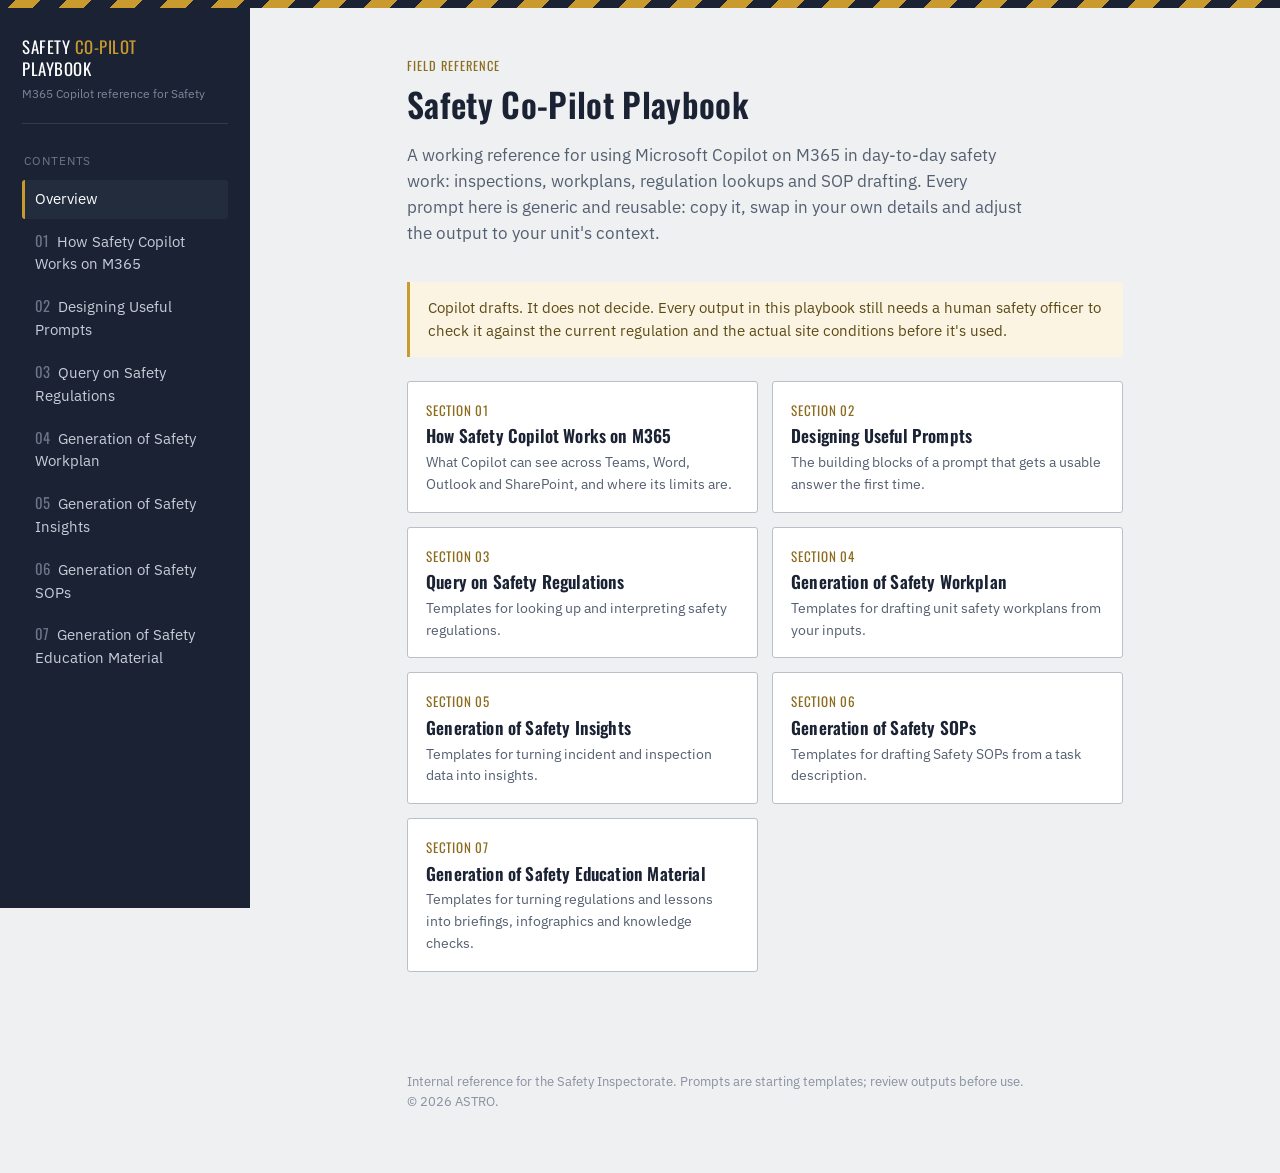
<file: index.html>
<!DOCTYPE html>
<html lang="en">
<head>
<meta charset="UTF-8">
<meta name="viewport" content="width=device-width, initial-scale=1.0">
<title>Overview | Safety Co-Pilot Playbook</title>
<link rel="preconnect" href="https://fonts.googleapis.com"><link rel="preconnect" href="https://fonts.gstatic.com" crossorigin><link href="https://fonts.googleapis.com/css2?family=Oswald:wght@500;600&family=IBM+Plex+Sans:wght@400;500;600&family=IBM+Plex+Mono:wght@400&display=swap" rel="stylesheet">
<link rel="stylesheet" href="assets/style.css">
</head>
<body>
<div class="hazard-stripe"></div>
<div class="shell">
<div class="mobile-bar">
    <a class="brand" href="index.html">SAFETY <span>CO-PILOT</span> PLAYBOOK</a>
    <button class="mobile-toggle" aria-label="Toggle navigation">MENU</button>
  </div>
  <aside class="sidebar">
    <a class="brand" href="index.html">SAFETY <span>CO-PILOT</span><br>PLAYBOOK</a>
    <div class="brand-sub">M365 Copilot reference for Safety</div>
    <div class="nav-label">Contents</div>
    <ul class="nav-list">
      <li><a href="index.html" class="active">Overview</a></li>
      <li><a class="nav-list-item" href="01-how-it-works/index.html"><span class="num">01</span>How Safety Copilot Works on M365</a></li>
<li><a class="nav-list-item" href="02-prompt-design/index.html"><span class="num">02</span>Designing Useful Prompts</a></li>
<li><a class="nav-list-item" href="03-regulations-query/index.html"><span class="num">03</span>Query on Safety Regulations</a></li>
<li><a class="nav-list-item" href="04-safety-workplan/index.html"><span class="num">04</span>Generation of Safety Workplan</a></li>
<li><a class="nav-list-item" href="05-safety-insights/index.html"><span class="num">05</span>Generation of Safety Insights</a></li>
<li><a class="nav-list-item" href="06-safety-sop/index.html"><span class="num">06</span>Generation of Safety SOPs</a></li>
<li><a class="nav-list-item" href="07-safety-education/index.html"><span class="num">07</span>Generation of Safety Education Material</a></li>

    </ul>
  </aside>
<main>
<div class="content">
<div class="eyebrow">Field Reference</div>
<h1>Safety Co-Pilot Playbook</h1>
<p class="intro">A working reference for using Microsoft Copilot on M365 in day-to-day safety work: inspections, workplans, regulation lookups and SOP drafting. Every prompt here is generic and reusable: copy it, swap in your own details and adjust the output to your unit's context.</p>
<div class="callout">Copilot drafts. It does not decide. Every output in this playbook still needs a human safety officer to check it against the current regulation and the actual site conditions before it's used.</div>
<div class="section-grid">
<a class="section-tile" href="01-how-it-works/index.html">
  <div class="num">SECTION 01</div>
  <h3>How Safety Copilot Works on M365</h3>
  <p>What Copilot can see across Teams, Word, Outlook and SharePoint, and where its limits are.</p>
</a>
<a class="section-tile" href="02-prompt-design/index.html">
  <div class="num">SECTION 02</div>
  <h3>Designing Useful Prompts</h3>
  <p>The building blocks of a prompt that gets a usable answer the first time.</p>
</a>
<a class="section-tile" href="03-regulations-query/index.html">
  <div class="num">SECTION 03</div>
  <h3>Query on Safety Regulations</h3>
  <p>Templates for looking up and interpreting safety regulations.</p>
</a>
<a class="section-tile" href="04-safety-workplan/index.html">
  <div class="num">SECTION 04</div>
  <h3>Generation of Safety Workplan</h3>
  <p>Templates for drafting unit safety workplans from your inputs.</p>
</a>
<a class="section-tile" href="05-safety-insights/index.html">
  <div class="num">SECTION 05</div>
  <h3>Generation of Safety Insights</h3>
  <p>Templates for turning incident and inspection data into insights.</p>
</a>
<a class="section-tile" href="06-safety-sop/index.html">
  <div class="num">SECTION 06</div>
  <h3>Generation of Safety SOPs</h3>
  <p>Templates for drafting Safety SOPs from a task description.</p>
</a>
<a class="section-tile" href="07-safety-education/index.html">
  <div class="num">SECTION 07</div>
  <h3>Generation of Safety Education Material</h3>
  <p>Templates for turning regulations and lessons into briefings, infographics and knowledge checks.</p>
</a>
</div>
</div>
<footer class="foot">Internal reference for the Safety Inspectorate. Prompts are starting templates; review outputs before use.<br>&copy; 2026 ASTRO.</footer>
</main>
</div>
<script src="assets/script.js"></script>
</body>
</html>
</file>
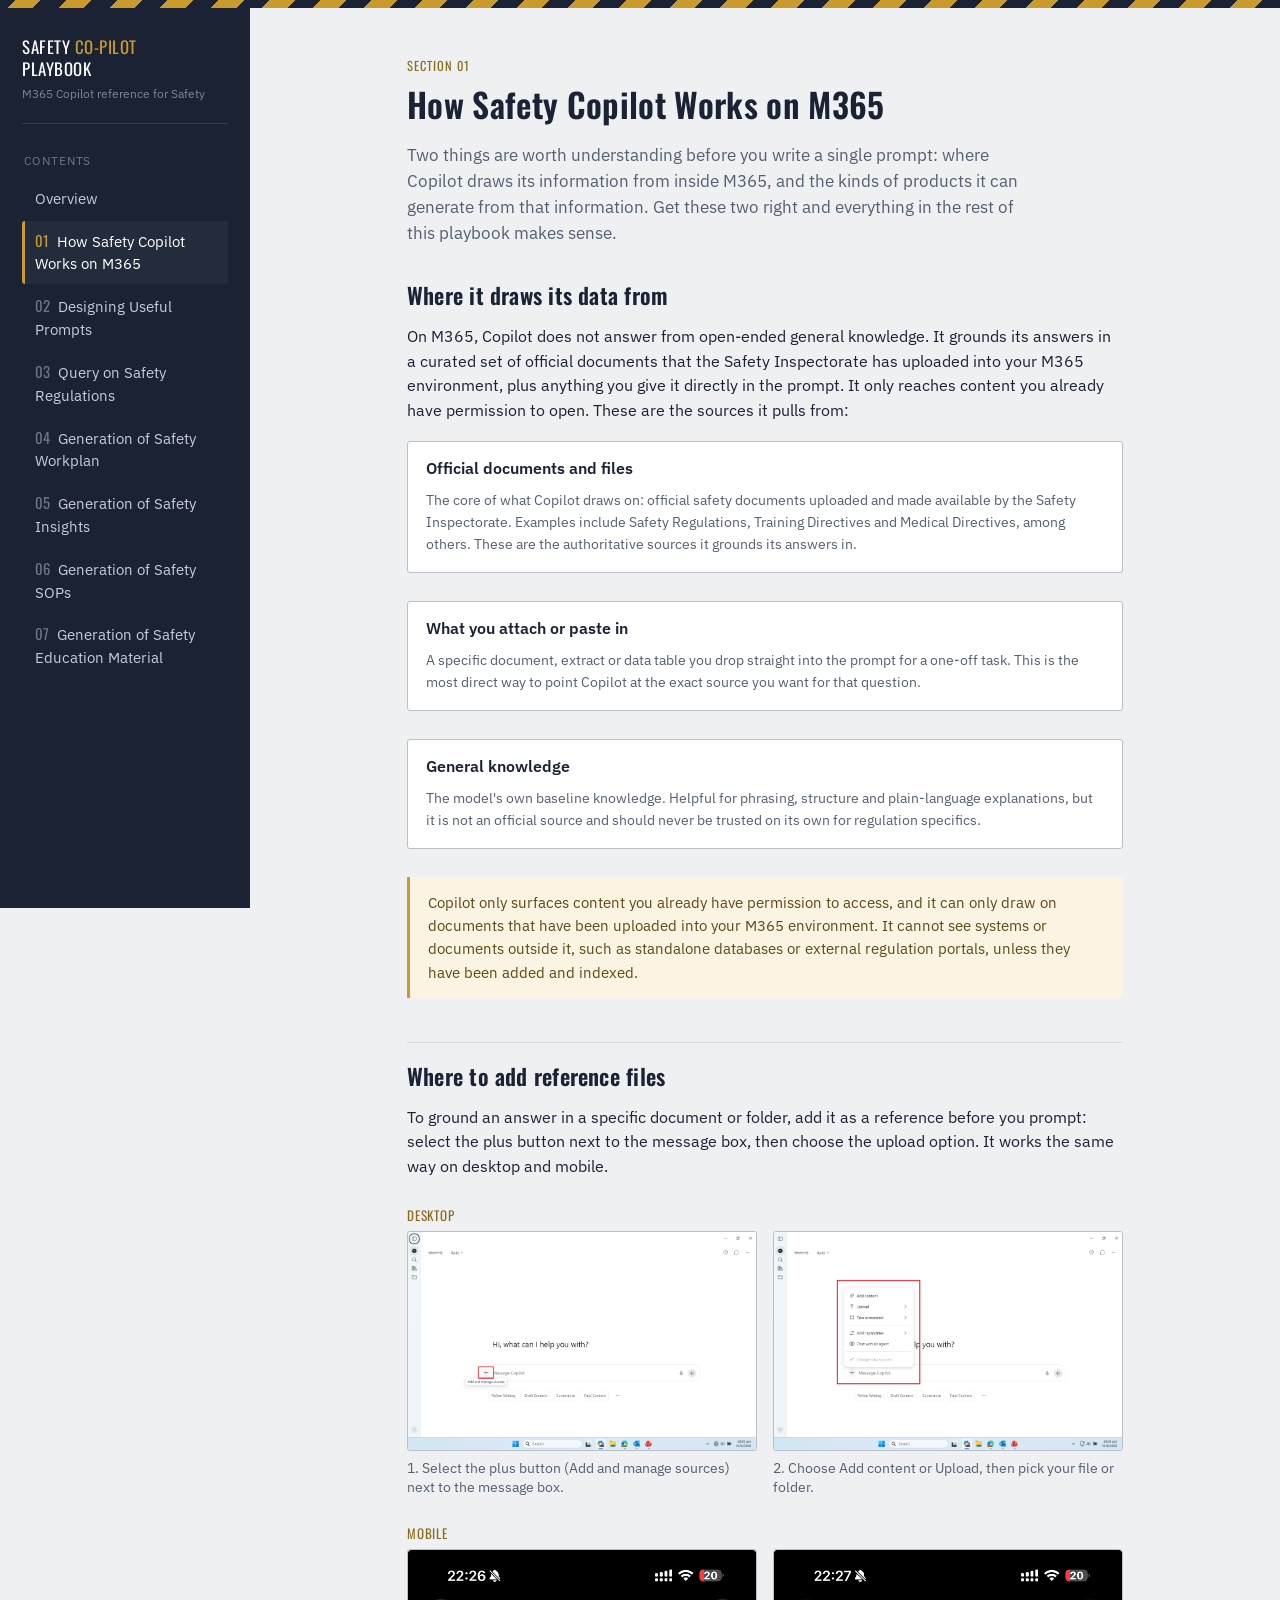
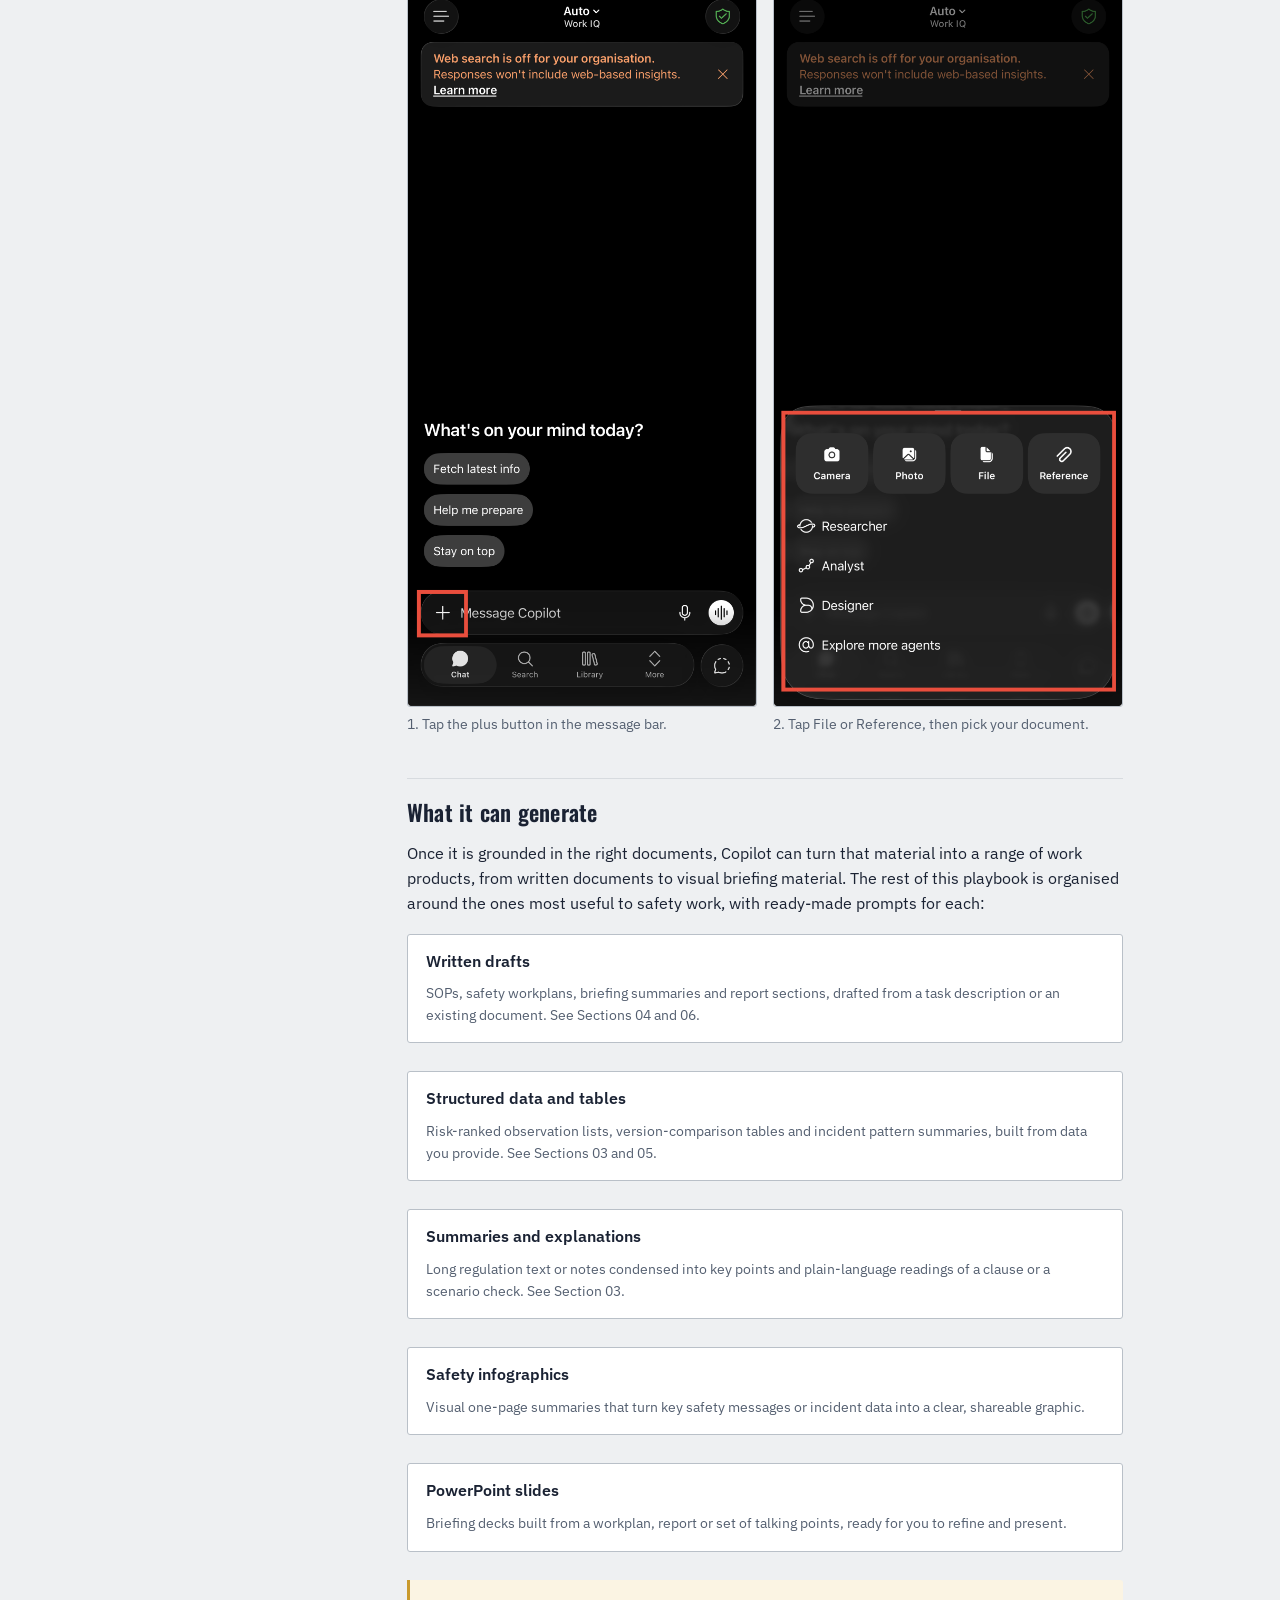
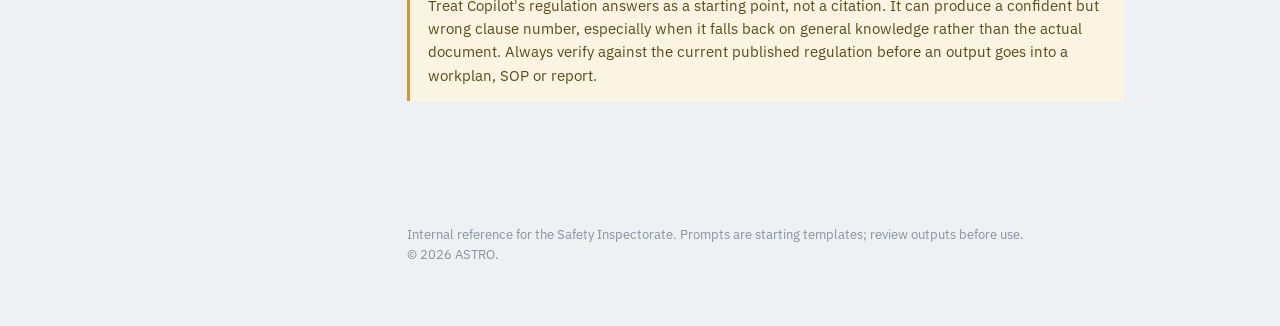
<file: 01-how-it-works/index.html>
<!DOCTYPE html>
<html lang="en">
<head>
<meta charset="UTF-8">
<meta name="viewport" content="width=device-width, initial-scale=1.0">
<title>How Safety Copilot Works on M365 | Safety Co-Pilot Playbook</title>
<link rel="preconnect" href="https://fonts.googleapis.com"><link rel="preconnect" href="https://fonts.gstatic.com" crossorigin><link href="https://fonts.googleapis.com/css2?family=Oswald:wght@500;600&family=IBM+Plex+Sans:wght@400;500;600&family=IBM+Plex+Mono:wght@400&display=swap" rel="stylesheet">
<link rel="stylesheet" href="../assets/style.css">
</head>
<body>
<div class="hazard-stripe"></div>
<div class="shell">
<div class="mobile-bar">
    <a class="brand" href="../index.html">SAFETY <span>CO-PILOT</span> PLAYBOOK</a>
    <button class="mobile-toggle" aria-label="Toggle navigation">MENU</button>
  </div>
  <aside class="sidebar">
    <a class="brand" href="../index.html">SAFETY <span>CO-PILOT</span><br>PLAYBOOK</a>
    <div class="brand-sub">M365 Copilot reference for Safety</div>
    <div class="nav-label">Contents</div>
    <ul class="nav-list">
      <li><a href="../index.html">Overview</a></li>
      <li><a class="nav-list-item active" href="../01-how-it-works/index.html"><span class="num">01</span>How Safety Copilot Works on M365</a></li>
<li><a class="nav-list-item" href="../02-prompt-design/index.html"><span class="num">02</span>Designing Useful Prompts</a></li>
<li><a class="nav-list-item" href="../03-regulations-query/index.html"><span class="num">03</span>Query on Safety Regulations</a></li>
<li><a class="nav-list-item" href="../04-safety-workplan/index.html"><span class="num">04</span>Generation of Safety Workplan</a></li>
<li><a class="nav-list-item" href="../05-safety-insights/index.html"><span class="num">05</span>Generation of Safety Insights</a></li>
<li><a class="nav-list-item" href="../06-safety-sop/index.html"><span class="num">06</span>Generation of Safety SOPs</a></li>
<li><a class="nav-list-item" href="../07-safety-education/index.html"><span class="num">07</span>Generation of Safety Education Material</a></li>

    </ul>
  </aside>
<main>
<div class="content">
<div class="eyebrow">Section 01</div>
<h1>How Safety Copilot Works on M365</h1>
<p class="intro">Two things are worth understanding before you write a single prompt: where Copilot draws its information from inside M365, and the kinds of products it can generate from that information. Get these two right and everything in the rest of this playbook makes sense.</p>

<h2>Where it draws its data from</h2>
<p>On M365, Copilot does not answer from open-ended general knowledge. It grounds its answers in a curated set of official documents that the Safety Inspectorate has uploaded into your M365 environment, plus anything you give it directly in the prompt. It only reaches content you already have permission to open. These are the sources it pulls from:</p>
<div class="card">
<div class="card-head"><span class="use-case">Official documents and files</span></div>
<div class="tip">The core of what Copilot draws on: official safety documents uploaded and made available by the Safety Inspectorate. Examples include Safety Regulations, Training Directives and Medical Directives, among others. These are the authoritative sources it grounds its answers in.</div>
</div>
<div class="card">
<div class="card-head"><span class="use-case">What you attach or paste in</span></div>
<div class="tip">A specific document, extract or data table you drop straight into the prompt for a one-off task. This is the most direct way to point Copilot at the exact source you want for that question.</div>
</div>
<div class="card">
<div class="card-head"><span class="use-case">General knowledge</span></div>
<div class="tip">The model's own baseline knowledge. Helpful for phrasing, structure and plain-language explanations, but it is not an official source and should never be trusted on its own for regulation specifics.</div>
</div>

<div class="callout">Copilot only surfaces content you already have permission to access, and it can only draw on documents that have been uploaded into your M365 environment. It cannot see systems or documents outside it, such as standalone databases or external regulation portals, unless they have been added and indexed.</div>

<h2>Where to add reference files</h2>
<p>To ground an answer in a specific document or folder, add it as a reference before you prompt: select the plus button next to the message box, then choose the upload option. It works the same way on desktop and mobile.</p>

<p class="shot-label">Desktop</p>
<div class="screenshots">
<figure class="shot">
<img src="../assets/img/upload-desktop-1.png" onerror="this.onerror=null;this.src='../assets/img/upload-desktop.svg'" alt="Desktop Copilot, step 1: the plus button next to the message box">
<figcaption>1. Select the plus button (Add and manage sources) next to the message box.</figcaption>
</figure>
<figure class="shot">
<img src="../assets/img/upload-desktop-2.png" onerror="this.onerror=null;this.src='../assets/img/upload-desktop.svg'" alt="Desktop Copilot, step 2: the Add content and Upload menu">
<figcaption>2. Choose Add content or Upload, then pick your file or folder.</figcaption>
</figure>
</div>

<p class="shot-label">Mobile</p>
<div class="screenshots">
<figure class="shot">
<img src="../assets/img/upload-mobile-1.png" onerror="this.onerror=null;this.src='../assets/img/upload-mobile.svg'" alt="Mobile Copilot, step 1: the plus button in the message bar">
<figcaption>1. Tap the plus button in the message bar.</figcaption>
</figure>
<figure class="shot">
<img src="../assets/img/upload-mobile-2.png" onerror="this.onerror=null;this.src='../assets/img/upload-mobile.svg'" alt="Mobile Copilot, step 2: the File and Reference options">
<figcaption>2. Tap File or Reference, then pick your document.</figcaption>
</figure>
</div>

<h2>What it can generate</h2>
<p>Once it is grounded in the right documents, Copilot can turn that material into a range of work products, from written documents to visual briefing material. The rest of this playbook is organised around the ones most useful to safety work, with ready-made prompts for each:</p>
<div class="card">
<div class="card-head"><span class="use-case">Written drafts</span></div>
<div class="tip">SOPs, safety workplans, briefing summaries and report sections, drafted from a task description or an existing document. See Sections 04 and 06.</div>
</div>
<div class="card">
<div class="card-head"><span class="use-case">Structured data and tables</span></div>
<div class="tip">Risk-ranked observation lists, version-comparison tables and incident pattern summaries, built from data you provide. See Sections 03 and 05.</div>
</div>
<div class="card">
<div class="card-head"><span class="use-case">Summaries and explanations</span></div>
<div class="tip">Long regulation text or notes condensed into key points and plain-language readings of a clause or a scenario check. See Section 03.</div>
</div>
<div class="card">
<div class="card-head"><span class="use-case">Safety infographics</span></div>
<div class="tip">Visual one-page summaries that turn key safety messages or incident data into a clear, shareable graphic.</div>
</div>
<div class="card">
<div class="card-head"><span class="use-case">PowerPoint slides</span></div>
<div class="tip">Briefing decks built from a workplan, report or set of talking points, ready for you to refine and present.</div>
</div>

<div class="callout">Treat Copilot's regulation answers as a starting point, not a citation. It can produce a confident but wrong clause number, especially when it falls back on general knowledge rather than the actual document. Always verify against the current published regulation before an output goes into a workplan, SOP or report.</div>

</div>
<footer class="foot">Internal reference for the Safety Inspectorate. Prompts are starting templates; review outputs before use.<br>&copy; 2026 ASTRO.</footer>
</main>
</div>
<script src="../assets/script.js"></script>
</body>
</html>
</file>
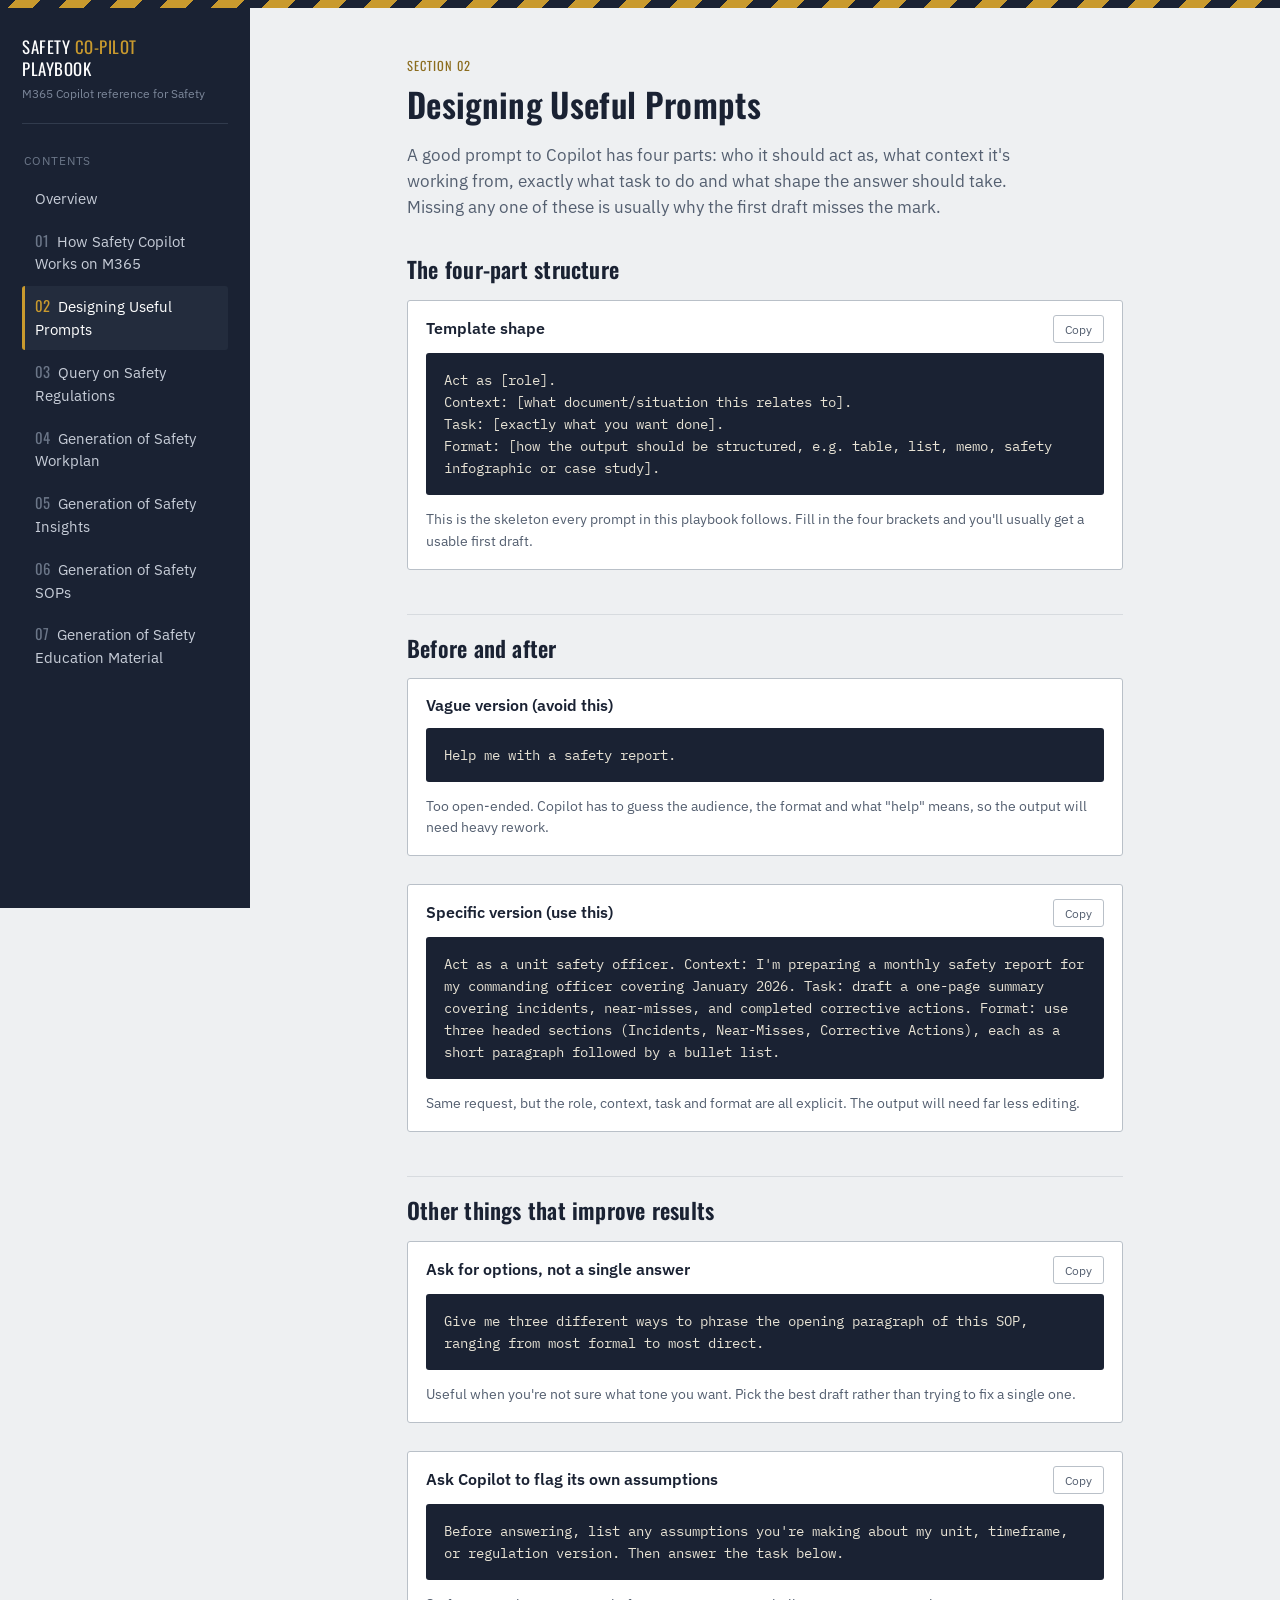
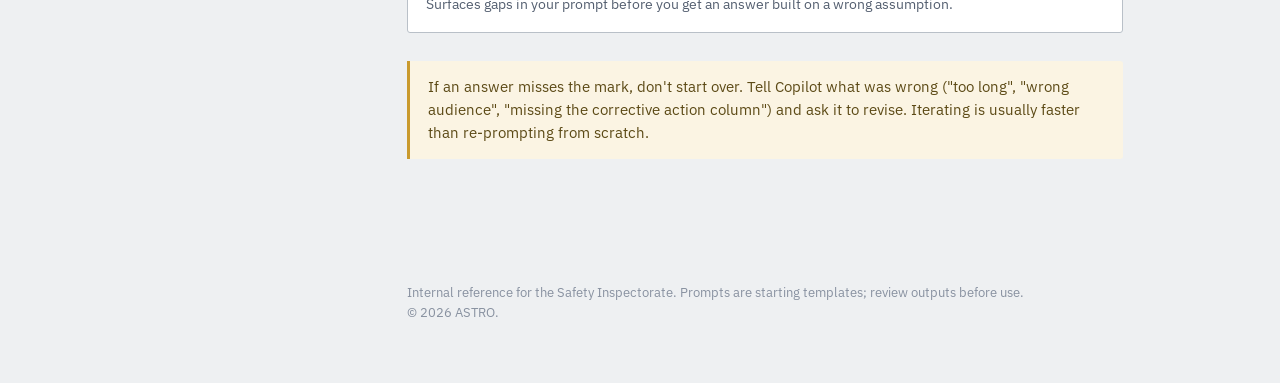
<file: 02-prompt-design/index.html>
<!DOCTYPE html>
<html lang="en">
<head>
<meta charset="UTF-8">
<meta name="viewport" content="width=device-width, initial-scale=1.0">
<title>Designing Useful Prompts | Safety Co-Pilot Playbook</title>
<link rel="preconnect" href="https://fonts.googleapis.com"><link rel="preconnect" href="https://fonts.gstatic.com" crossorigin><link href="https://fonts.googleapis.com/css2?family=Oswald:wght@500;600&family=IBM+Plex+Sans:wght@400;500;600&family=IBM+Plex+Mono:wght@400&display=swap" rel="stylesheet">
<link rel="stylesheet" href="../assets/style.css">
</head>
<body>
<div class="hazard-stripe"></div>
<div class="shell">
<div class="mobile-bar">
    <a class="brand" href="../index.html">SAFETY <span>CO-PILOT</span> PLAYBOOK</a>
    <button class="mobile-toggle" aria-label="Toggle navigation">MENU</button>
  </div>
  <aside class="sidebar">
    <a class="brand" href="../index.html">SAFETY <span>CO-PILOT</span><br>PLAYBOOK</a>
    <div class="brand-sub">M365 Copilot reference for Safety</div>
    <div class="nav-label">Contents</div>
    <ul class="nav-list">
      <li><a href="../index.html">Overview</a></li>
      <li><a class="nav-list-item" href="../01-how-it-works/index.html"><span class="num">01</span>How Safety Copilot Works on M365</a></li>
<li><a class="nav-list-item active" href="../02-prompt-design/index.html"><span class="num">02</span>Designing Useful Prompts</a></li>
<li><a class="nav-list-item" href="../03-regulations-query/index.html"><span class="num">03</span>Query on Safety Regulations</a></li>
<li><a class="nav-list-item" href="../04-safety-workplan/index.html"><span class="num">04</span>Generation of Safety Workplan</a></li>
<li><a class="nav-list-item" href="../05-safety-insights/index.html"><span class="num">05</span>Generation of Safety Insights</a></li>
<li><a class="nav-list-item" href="../06-safety-sop/index.html"><span class="num">06</span>Generation of Safety SOPs</a></li>
<li><a class="nav-list-item" href="../07-safety-education/index.html"><span class="num">07</span>Generation of Safety Education Material</a></li>

    </ul>
  </aside>
<main>
<div class="content">
<div class="eyebrow">Section 02</div>
<h1>Designing Useful Prompts</h1>
<p class="intro">A good prompt to Copilot has four parts: who it should act as, what context it's working from, exactly what task to do and what shape the answer should take. Missing any one of these is usually why the first draft misses the mark.</p>

<h2>The four-part structure</h2>
<div class="card">
<div class="card-head"><span class="use-case">Template shape</span><button class="copy-btn">Copy</button></div>
<div class="prompt-block">Act as [role].
Context: [what document/situation this relates to].
Task: [exactly what you want done].
Format: [how the output should be structured, e.g. table, list, memo, safety infographic or case study].</div>
<div class="tip">This is the skeleton every prompt in this playbook follows. Fill in the four brackets and you'll usually get a usable first draft.</div>
</div>

<h2>Before and after</h2>
<div class="card">
<div class="card-head"><span class="use-case">Vague version (avoid this)</span></div>
<div class="prompt-block">Help me with a safety report.</div>
<div class="tip">Too open-ended. Copilot has to guess the audience, the format and what "help" means, so the output will need heavy rework.</div>
</div>
<div class="card">
<div class="card-head"><span class="use-case">Specific version (use this)</span><button class="copy-btn">Copy</button></div>
<div class="prompt-block">Act as a unit safety officer. Context: I&#x27;m preparing a monthly safety report for my commanding officer covering January 2026. Task: draft a one-page summary covering incidents, near-misses, and completed corrective actions. Format: use three headed sections (Incidents, Near-Misses, Corrective Actions), each as a short paragraph followed by a bullet list.</div>
<div class="tip">Same request, but the role, context, task and format are all explicit. The output will need far less editing.</div>
</div>

<h2>Other things that improve results</h2>
<div class="card">
<div class="card-head"><span class="use-case">Ask for options, not a single answer</span><button class="copy-btn">Copy</button></div>
<div class="prompt-block">Give me three different ways to phrase the opening paragraph of this SOP, ranging from most formal to most direct.</div>
<div class="tip">Useful when you're not sure what tone you want. Pick the best draft rather than trying to fix a single one.</div>
</div>
<div class="card">
<div class="card-head"><span class="use-case">Ask Copilot to flag its own assumptions</span><button class="copy-btn">Copy</button></div>
<div class="prompt-block">Before answering, list any assumptions you&#x27;re making about my unit, timeframe, or regulation version. Then answer the task below.</div>
<div class="tip">Surfaces gaps in your prompt before you get an answer built on a wrong assumption.</div>
</div>

<div class="callout">If an answer misses the mark, don't start over. Tell Copilot what was wrong ("too long", "wrong audience", "missing the corrective action column") and ask it to revise. Iterating is usually faster than re-prompting from scratch.</div>

</div>
<footer class="foot">Internal reference for the Safety Inspectorate. Prompts are starting templates; review outputs before use.<br>&copy; 2026 ASTRO.</footer>
</main>
</div>
<script src="../assets/script.js"></script>
</body>
</html>
</file>
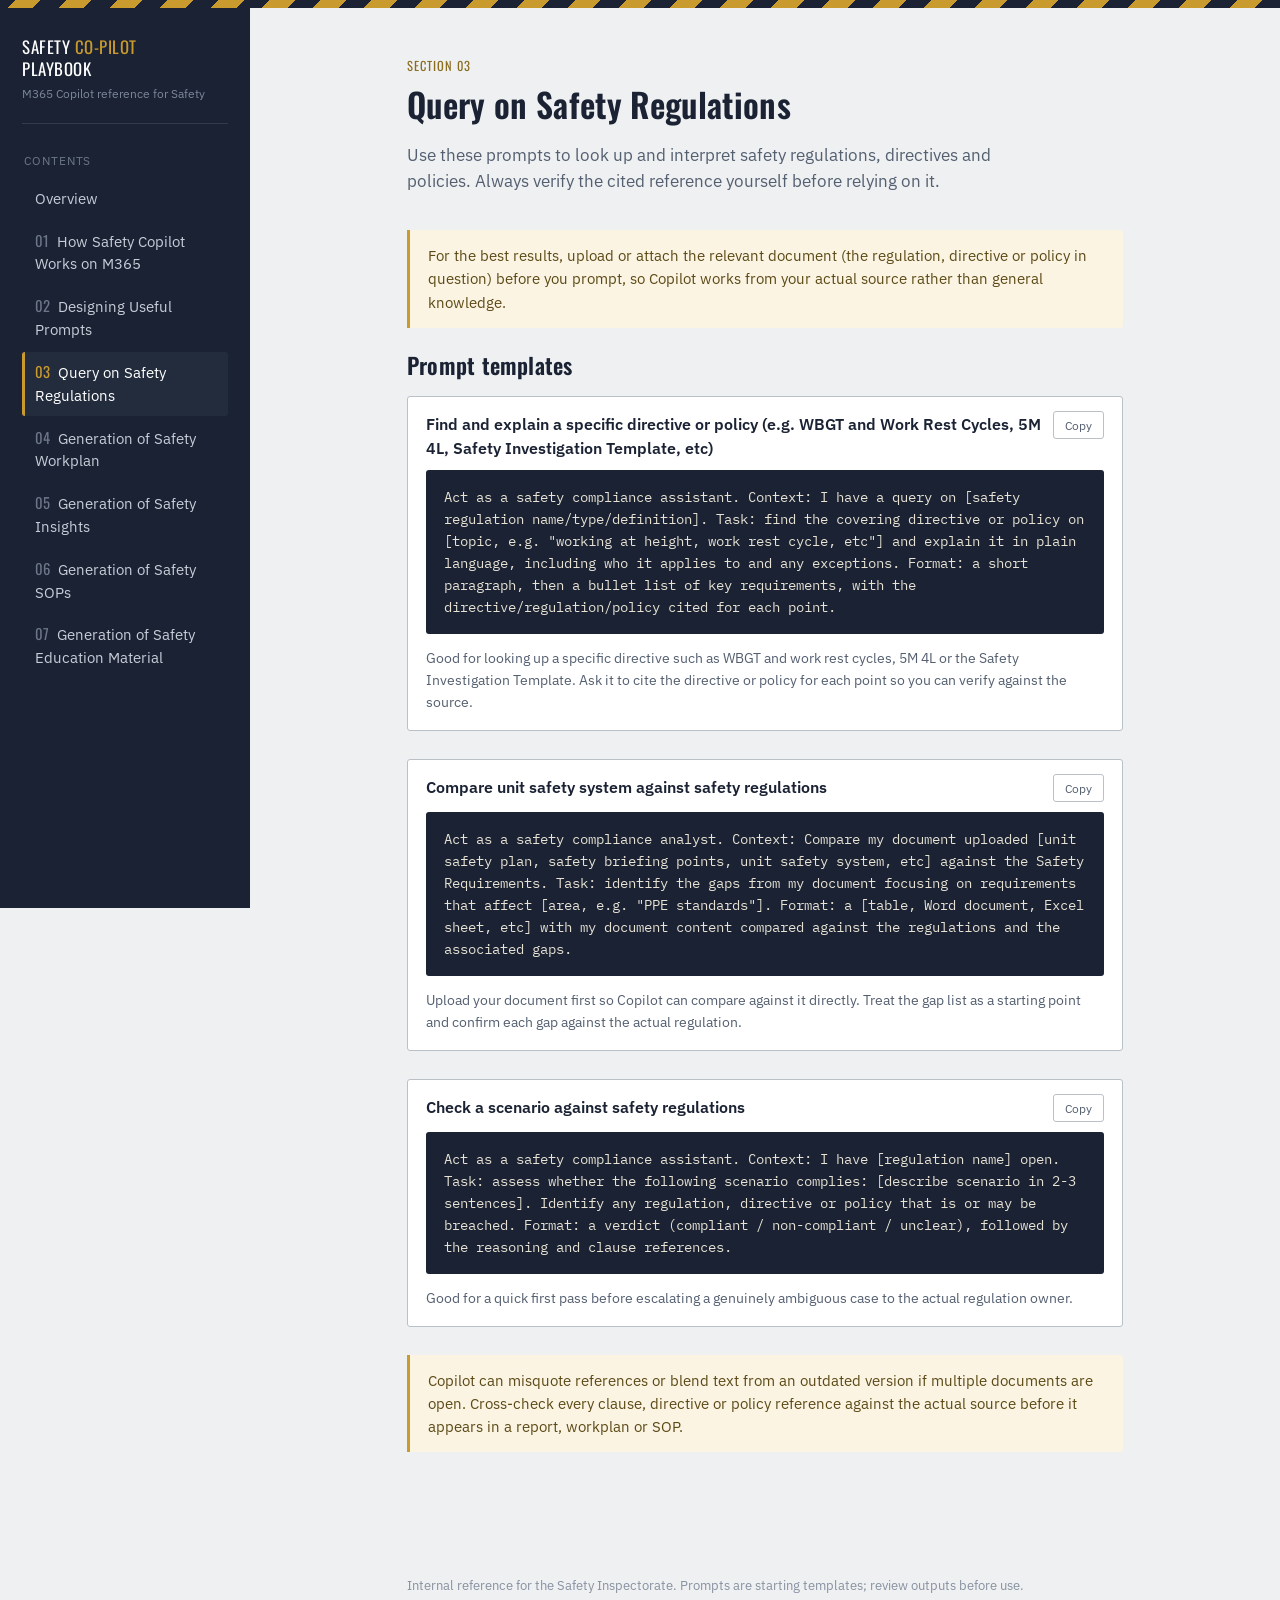
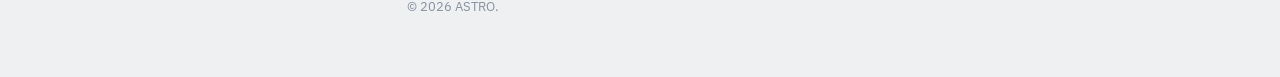
<file: 03-regulations-query/index.html>
<!DOCTYPE html>
<html lang="en">
<head>
<meta charset="UTF-8">
<meta name="viewport" content="width=device-width, initial-scale=1.0">
<title>Query on Safety Regulations | Safety Co-Pilot Playbook</title>
<link rel="preconnect" href="https://fonts.googleapis.com"><link rel="preconnect" href="https://fonts.gstatic.com" crossorigin><link href="https://fonts.googleapis.com/css2?family=Oswald:wght@500;600&family=IBM+Plex+Sans:wght@400;500;600&family=IBM+Plex+Mono:wght@400&display=swap" rel="stylesheet">
<link rel="stylesheet" href="../assets/style.css">
</head>
<body>
<div class="hazard-stripe"></div>
<div class="shell">
<div class="mobile-bar">
    <a class="brand" href="../index.html">SAFETY <span>CO-PILOT</span> PLAYBOOK</a>
    <button class="mobile-toggle" aria-label="Toggle navigation">MENU</button>
  </div>
  <aside class="sidebar">
    <a class="brand" href="../index.html">SAFETY <span>CO-PILOT</span><br>PLAYBOOK</a>
    <div class="brand-sub">M365 Copilot reference for Safety</div>
    <div class="nav-label">Contents</div>
    <ul class="nav-list">
      <li><a href="../index.html">Overview</a></li>
      <li><a class="nav-list-item" href="../01-how-it-works/index.html"><span class="num">01</span>How Safety Copilot Works on M365</a></li>
<li><a class="nav-list-item" href="../02-prompt-design/index.html"><span class="num">02</span>Designing Useful Prompts</a></li>
<li><a class="nav-list-item active" href="../03-regulations-query/index.html"><span class="num">03</span>Query on Safety Regulations</a></li>
<li><a class="nav-list-item" href="../04-safety-workplan/index.html"><span class="num">04</span>Generation of Safety Workplan</a></li>
<li><a class="nav-list-item" href="../05-safety-insights/index.html"><span class="num">05</span>Generation of Safety Insights</a></li>
<li><a class="nav-list-item" href="../06-safety-sop/index.html"><span class="num">06</span>Generation of Safety SOPs</a></li>
<li><a class="nav-list-item" href="../07-safety-education/index.html"><span class="num">07</span>Generation of Safety Education Material</a></li>

    </ul>
  </aside>
<main>
<div class="content">
<div class="eyebrow">Section 03</div>
<h1>Query on Safety Regulations</h1>
<p class="intro">Use these prompts to look up and interpret safety regulations, directives and policies. Always verify the cited reference yourself before relying on it.</p>

<div class="callout">For the best results, upload or attach the relevant document (the regulation, directive or policy in question) before you prompt, so Copilot works from your actual source rather than general knowledge.</div>

<h2>Prompt templates</h2>
<div class="card">
<div class="card-head"><span class="use-case">Find and explain a specific directive or policy (e.g. WBGT and Work Rest Cycles, 5M 4L, Safety Investigation Template, etc)</span><button class="copy-btn">Copy</button></div>
<div class="prompt-block">Act as a safety compliance assistant. Context: I have a query on [safety regulation name/type/definition]. Task: find the covering directive or policy on [topic, e.g. &quot;working at height, work rest cycle, etc&quot;] and explain it in plain language, including who it applies to and any exceptions. Format: a short paragraph, then a bullet list of key requirements, with the directive/regulation/policy cited for each point.</div>
<div class="tip">Good for looking up a specific directive such as WBGT and work rest cycles, 5M 4L or the Safety Investigation Template. Ask it to cite the directive or policy for each point so you can verify against the source.</div>
</div>
<div class="card">
<div class="card-head"><span class="use-case">Compare unit safety system against safety regulations</span><button class="copy-btn">Copy</button></div>
<div class="prompt-block">Act as a safety compliance analyst. Context: Compare my document uploaded [unit safety plan, safety briefing points, unit safety system, etc] against the Safety Requirements. Task: identify the gaps from my document focusing on requirements that affect [area, e.g. &quot;PPE standards&quot;]. Format: a [table, Word document, Excel sheet, etc] with my document content compared against the regulations and the associated gaps.</div>
<div class="tip">Upload your document first so Copilot can compare against it directly. Treat the gap list as a starting point and confirm each gap against the actual regulation.</div>
</div>
<div class="card">
<div class="card-head"><span class="use-case">Check a scenario against safety regulations</span><button class="copy-btn">Copy</button></div>
<div class="prompt-block">Act as a safety compliance assistant. Context: I have [regulation name] open. Task: assess whether the following scenario complies: [describe scenario in 2-3 sentences]. Identify any regulation, directive or policy that is or may be breached. Format: a verdict (compliant / non-compliant / unclear), followed by the reasoning and clause references.</div>
<div class="tip">Good for a quick first pass before escalating a genuinely ambiguous case to the actual regulation owner.</div>
</div>

<div class="callout">Copilot can misquote references or blend text from an outdated version if multiple documents are open. Cross-check every clause, directive or policy reference against the actual source before it appears in a report, workplan or SOP.</div>

</div>
<footer class="foot">Internal reference for the Safety Inspectorate. Prompts are starting templates; review outputs before use.<br>&copy; 2026 ASTRO.</footer>
</main>
</div>
<script src="../assets/script.js"></script>
</body>
</html>
</file>
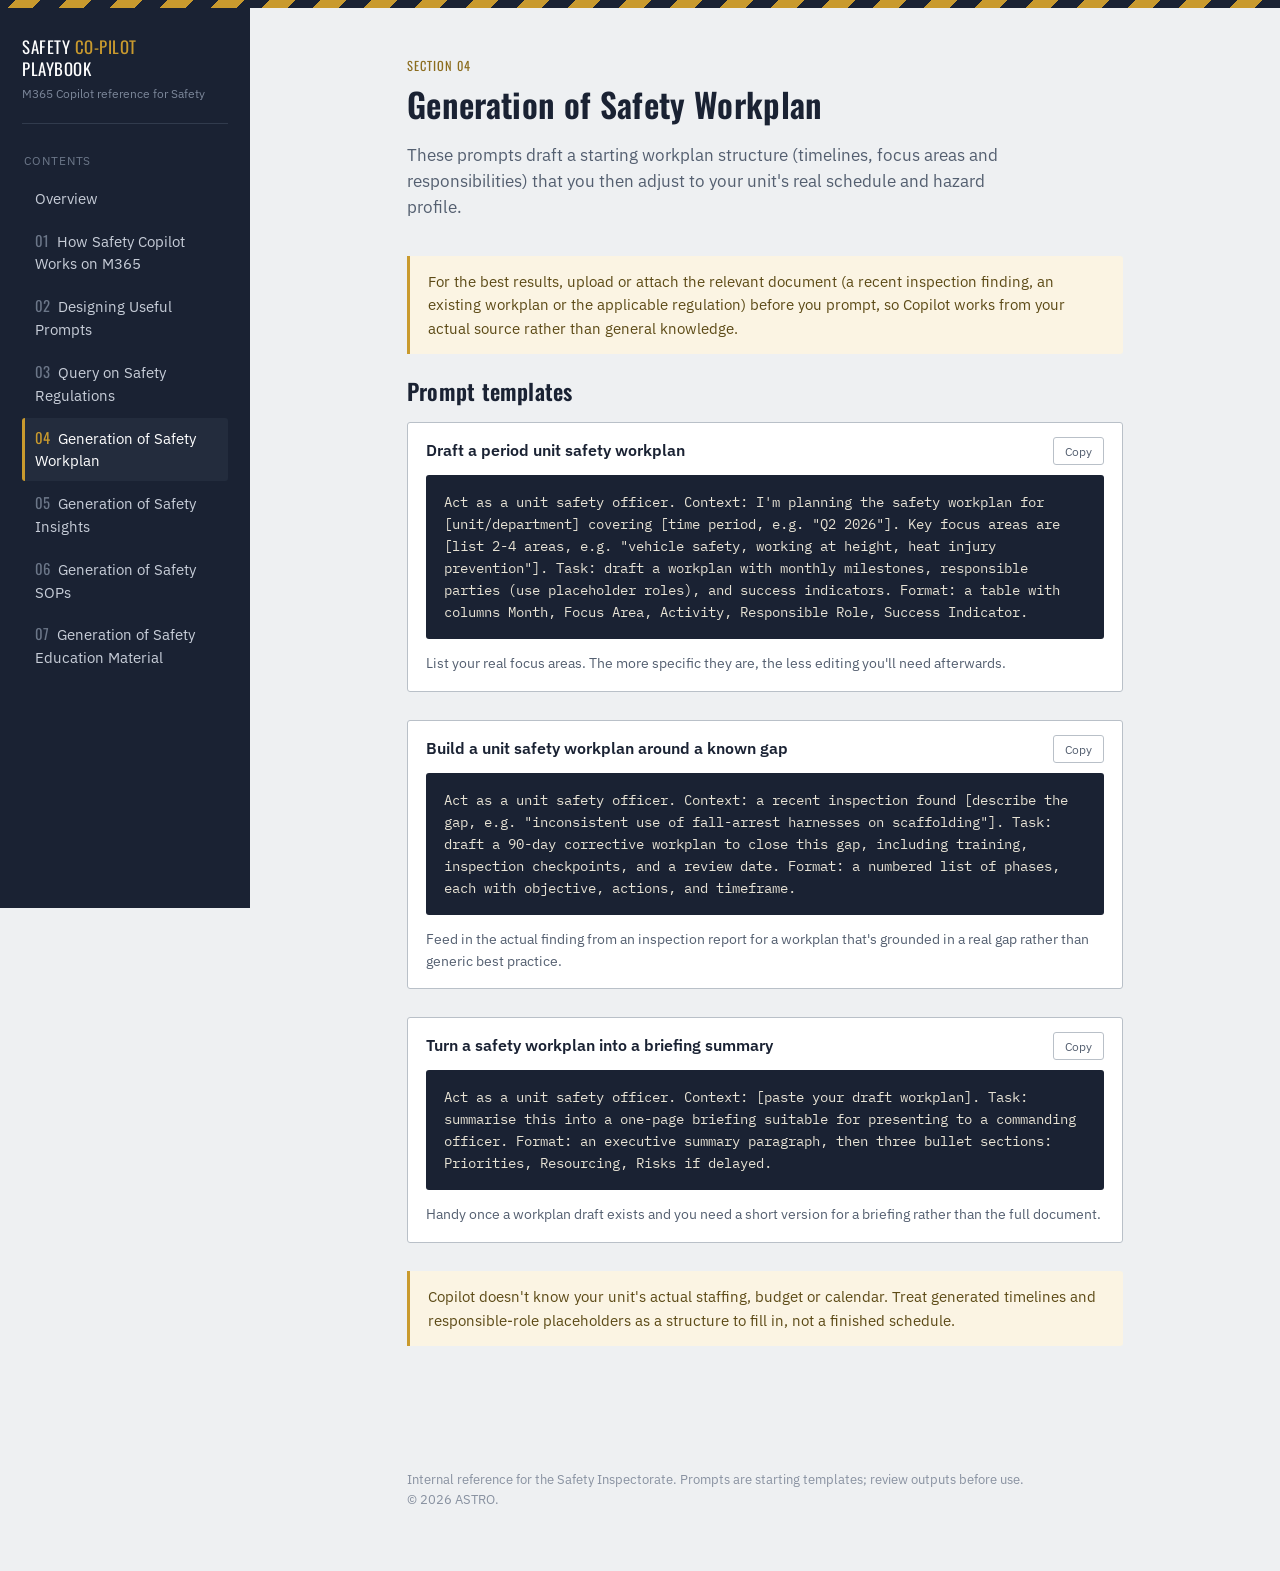
<file: 04-safety-workplan/index.html>
<!DOCTYPE html>
<html lang="en">
<head>
<meta charset="UTF-8">
<meta name="viewport" content="width=device-width, initial-scale=1.0">
<title>Generation of Safety Workplan | Safety Co-Pilot Playbook</title>
<link rel="preconnect" href="https://fonts.googleapis.com"><link rel="preconnect" href="https://fonts.gstatic.com" crossorigin><link href="https://fonts.googleapis.com/css2?family=Oswald:wght@500;600&family=IBM+Plex+Sans:wght@400;500;600&family=IBM+Plex+Mono:wght@400&display=swap" rel="stylesheet">
<link rel="stylesheet" href="../assets/style.css">
</head>
<body>
<div class="hazard-stripe"></div>
<div class="shell">
<div class="mobile-bar">
    <a class="brand" href="../index.html">SAFETY <span>CO-PILOT</span> PLAYBOOK</a>
    <button class="mobile-toggle" aria-label="Toggle navigation">MENU</button>
  </div>
  <aside class="sidebar">
    <a class="brand" href="../index.html">SAFETY <span>CO-PILOT</span><br>PLAYBOOK</a>
    <div class="brand-sub">M365 Copilot reference for Safety</div>
    <div class="nav-label">Contents</div>
    <ul class="nav-list">
      <li><a href="../index.html">Overview</a></li>
      <li><a class="nav-list-item" href="../01-how-it-works/index.html"><span class="num">01</span>How Safety Copilot Works on M365</a></li>
<li><a class="nav-list-item" href="../02-prompt-design/index.html"><span class="num">02</span>Designing Useful Prompts</a></li>
<li><a class="nav-list-item" href="../03-regulations-query/index.html"><span class="num">03</span>Query on Safety Regulations</a></li>
<li><a class="nav-list-item active" href="../04-safety-workplan/index.html"><span class="num">04</span>Generation of Safety Workplan</a></li>
<li><a class="nav-list-item" href="../05-safety-insights/index.html"><span class="num">05</span>Generation of Safety Insights</a></li>
<li><a class="nav-list-item" href="../06-safety-sop/index.html"><span class="num">06</span>Generation of Safety SOPs</a></li>
<li><a class="nav-list-item" href="../07-safety-education/index.html"><span class="num">07</span>Generation of Safety Education Material</a></li>

    </ul>
  </aside>
<main>
<div class="content">
<div class="eyebrow">Section 04</div>
<h1>Generation of Safety Workplan</h1>
<p class="intro">These prompts draft a starting workplan structure (timelines, focus areas and responsibilities) that you then adjust to your unit's real schedule and hazard profile.</p>

<div class="callout">For the best results, upload or attach the relevant document (a recent inspection finding, an existing workplan or the applicable regulation) before you prompt, so Copilot works from your actual source rather than general knowledge.</div>

<h2>Prompt templates</h2>
<div class="card">
<div class="card-head"><span class="use-case">Draft a period unit safety workplan</span><button class="copy-btn">Copy</button></div>
<div class="prompt-block">Act as a unit safety officer. Context: I&#x27;m planning the safety workplan for [unit/department] covering [time period, e.g. &quot;Q2 2026&quot;]. Key focus areas are [list 2-4 areas, e.g. &quot;vehicle safety, working at height, heat injury prevention&quot;]. Task: draft a workplan with monthly milestones, responsible parties (use placeholder roles), and success indicators. Format: a table with columns Month, Focus Area, Activity, Responsible Role, Success Indicator.</div>
<div class="tip">List your real focus areas. The more specific they are, the less editing you'll need afterwards.</div>
</div>
<div class="card">
<div class="card-head"><span class="use-case">Build a unit safety workplan around a known gap</span><button class="copy-btn">Copy</button></div>
<div class="prompt-block">Act as a unit safety officer. Context: a recent inspection found [describe the gap, e.g. &quot;inconsistent use of fall-arrest harnesses on scaffolding&quot;]. Task: draft a 90-day corrective workplan to close this gap, including training, inspection checkpoints, and a review date. Format: a numbered list of phases, each with objective, actions, and timeframe.</div>
<div class="tip">Feed in the actual finding from an inspection report for a workplan that's grounded in a real gap rather than generic best practice.</div>
</div>
<div class="card">
<div class="card-head"><span class="use-case">Turn a safety workplan into a briefing summary</span><button class="copy-btn">Copy</button></div>
<div class="prompt-block">Act as a unit safety officer. Context: [paste your draft workplan]. Task: summarise this into a one-page briefing suitable for presenting to a commanding officer. Format: an executive summary paragraph, then three bullet sections: Priorities, Resourcing, Risks if delayed.</div>
<div class="tip">Handy once a workplan draft exists and you need a short version for a briefing rather than the full document.</div>
</div>

<div class="callout">Copilot doesn't know your unit's actual staffing, budget or calendar. Treat generated timelines and responsible-role placeholders as a structure to fill in, not a finished schedule.</div>

</div>
<footer class="foot">Internal reference for the Safety Inspectorate. Prompts are starting templates; review outputs before use.<br>&copy; 2026 ASTRO.</footer>
</main>
</div>
<script src="../assets/script.js"></script>
</body>
</html>
</file>
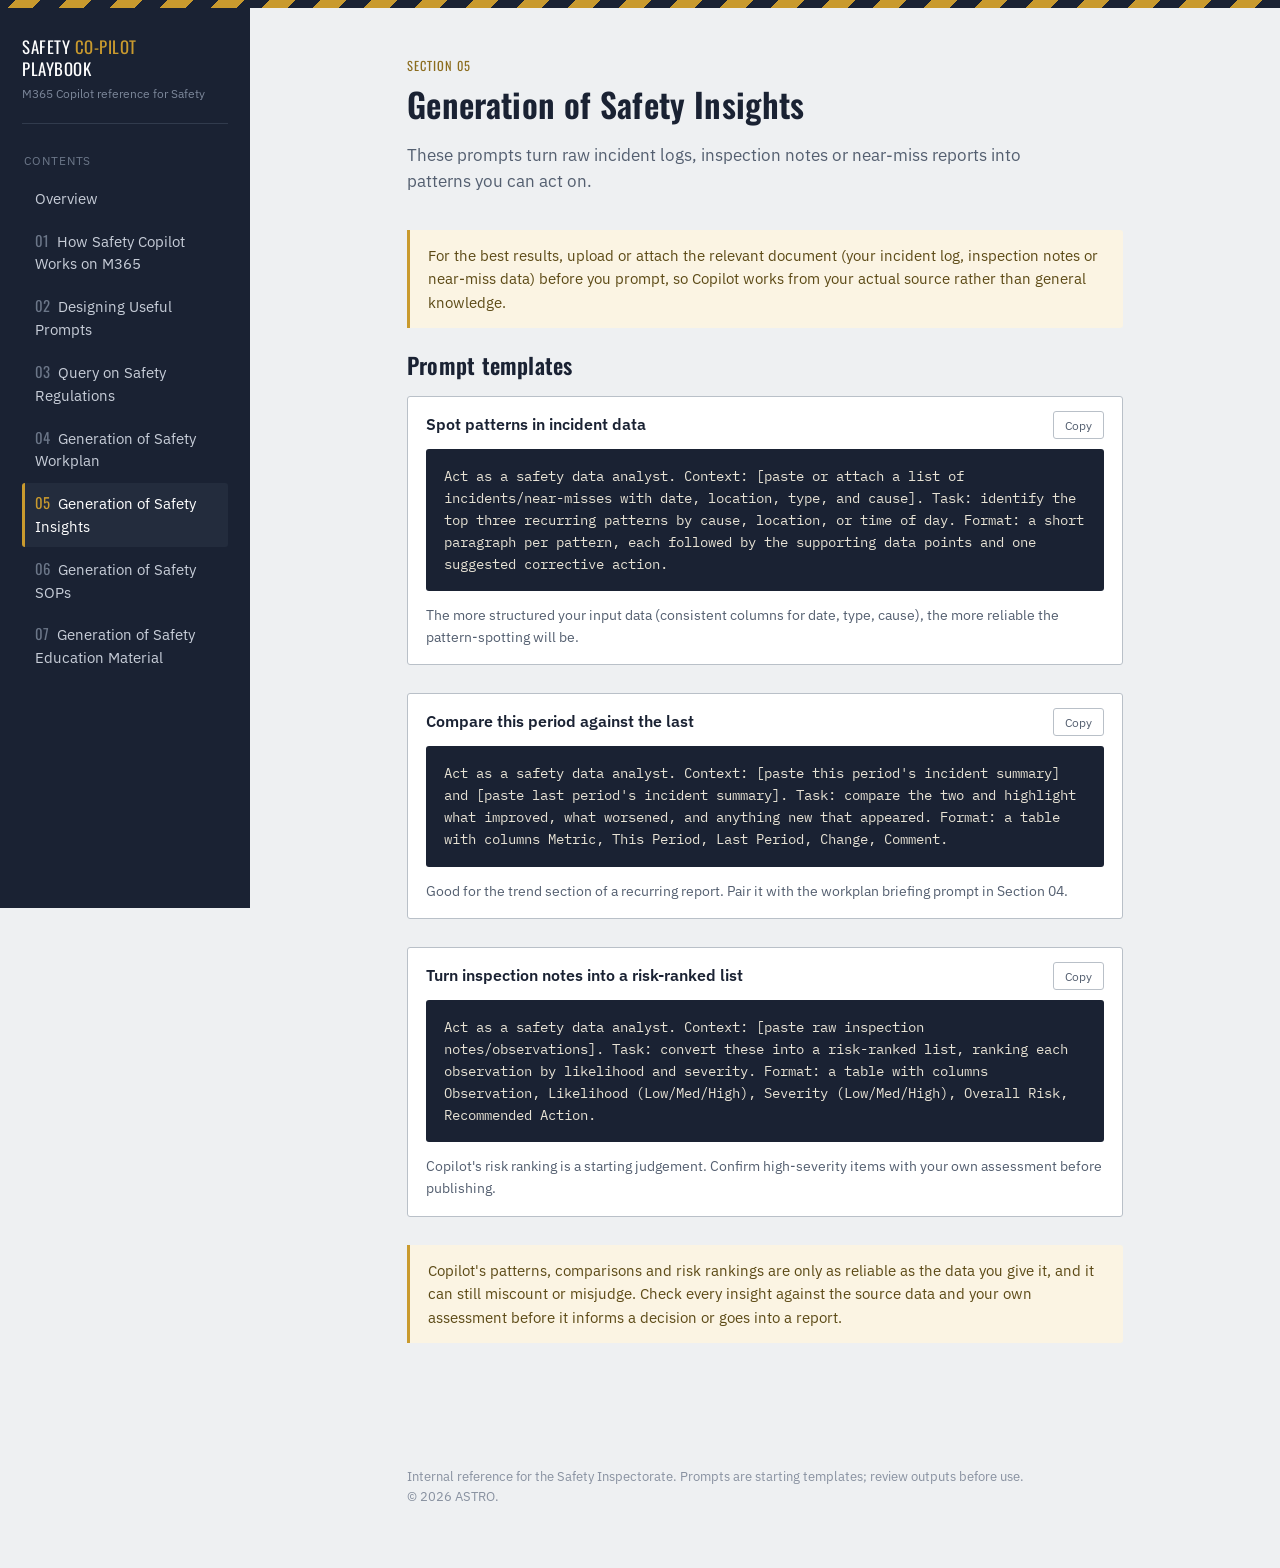
<file: 05-safety-insights/index.html>
<!DOCTYPE html>
<html lang="en">
<head>
<meta charset="UTF-8">
<meta name="viewport" content="width=device-width, initial-scale=1.0">
<title>Generation of Safety Insights | Safety Co-Pilot Playbook</title>
<link rel="preconnect" href="https://fonts.googleapis.com"><link rel="preconnect" href="https://fonts.gstatic.com" crossorigin><link href="https://fonts.googleapis.com/css2?family=Oswald:wght@500;600&family=IBM+Plex+Sans:wght@400;500;600&family=IBM+Plex+Mono:wght@400&display=swap" rel="stylesheet">
<link rel="stylesheet" href="../assets/style.css">
</head>
<body>
<div class="hazard-stripe"></div>
<div class="shell">
<div class="mobile-bar">
    <a class="brand" href="../index.html">SAFETY <span>CO-PILOT</span> PLAYBOOK</a>
    <button class="mobile-toggle" aria-label="Toggle navigation">MENU</button>
  </div>
  <aside class="sidebar">
    <a class="brand" href="../index.html">SAFETY <span>CO-PILOT</span><br>PLAYBOOK</a>
    <div class="brand-sub">M365 Copilot reference for Safety</div>
    <div class="nav-label">Contents</div>
    <ul class="nav-list">
      <li><a href="../index.html">Overview</a></li>
      <li><a class="nav-list-item" href="../01-how-it-works/index.html"><span class="num">01</span>How Safety Copilot Works on M365</a></li>
<li><a class="nav-list-item" href="../02-prompt-design/index.html"><span class="num">02</span>Designing Useful Prompts</a></li>
<li><a class="nav-list-item" href="../03-regulations-query/index.html"><span class="num">03</span>Query on Safety Regulations</a></li>
<li><a class="nav-list-item" href="../04-safety-workplan/index.html"><span class="num">04</span>Generation of Safety Workplan</a></li>
<li><a class="nav-list-item active" href="../05-safety-insights/index.html"><span class="num">05</span>Generation of Safety Insights</a></li>
<li><a class="nav-list-item" href="../06-safety-sop/index.html"><span class="num">06</span>Generation of Safety SOPs</a></li>
<li><a class="nav-list-item" href="../07-safety-education/index.html"><span class="num">07</span>Generation of Safety Education Material</a></li>

    </ul>
  </aside>
<main>
<div class="content">
<div class="eyebrow">Section 05</div>
<h1>Generation of Safety Insights</h1>
<p class="intro">These prompts turn raw incident logs, inspection notes or near-miss reports into patterns you can act on.</p>

<div class="callout">For the best results, upload or attach the relevant document (your incident log, inspection notes or near-miss data) before you prompt, so Copilot works from your actual source rather than general knowledge.</div>

<h2>Prompt templates</h2>
<div class="card">
<div class="card-head"><span class="use-case">Spot patterns in incident data</span><button class="copy-btn">Copy</button></div>
<div class="prompt-block">Act as a safety data analyst. Context: [paste or attach a list of incidents/near-misses with date, location, type, and cause]. Task: identify the top three recurring patterns by cause, location, or time of day. Format: a short paragraph per pattern, each followed by the supporting data points and one suggested corrective action.</div>
<div class="tip">The more structured your input data (consistent columns for date, type, cause), the more reliable the pattern-spotting will be.</div>
</div>
<div class="card">
<div class="card-head"><span class="use-case">Compare this period against the last</span><button class="copy-btn">Copy</button></div>
<div class="prompt-block">Act as a safety data analyst. Context: [paste this period&#x27;s incident summary] and [paste last period&#x27;s incident summary]. Task: compare the two and highlight what improved, what worsened, and anything new that appeared. Format: a table with columns Metric, This Period, Last Period, Change, Comment.</div>
<div class="tip">Good for the trend section of a recurring report. Pair it with the workplan briefing prompt in Section 04.</div>
</div>
<div class="card">
<div class="card-head"><span class="use-case">Turn inspection notes into a risk-ranked list</span><button class="copy-btn">Copy</button></div>
<div class="prompt-block">Act as a safety data analyst. Context: [paste raw inspection notes/observations]. Task: convert these into a risk-ranked list, ranking each observation by likelihood and severity. Format: a table with columns Observation, Likelihood (Low/Med/High), Severity (Low/Med/High), Overall Risk, Recommended Action.</div>
<div class="tip">Copilot's risk ranking is a starting judgement. Confirm high-severity items with your own assessment before publishing.</div>
</div>

<div class="callout">Copilot's patterns, comparisons and risk rankings are only as reliable as the data you give it, and it can still miscount or misjudge. Check every insight against the source data and your own assessment before it informs a decision or goes into a report.</div>

</div>
<footer class="foot">Internal reference for the Safety Inspectorate. Prompts are starting templates; review outputs before use.<br>&copy; 2026 ASTRO.</footer>
</main>
</div>
<script src="../assets/script.js"></script>
</body>
</html>
</file>
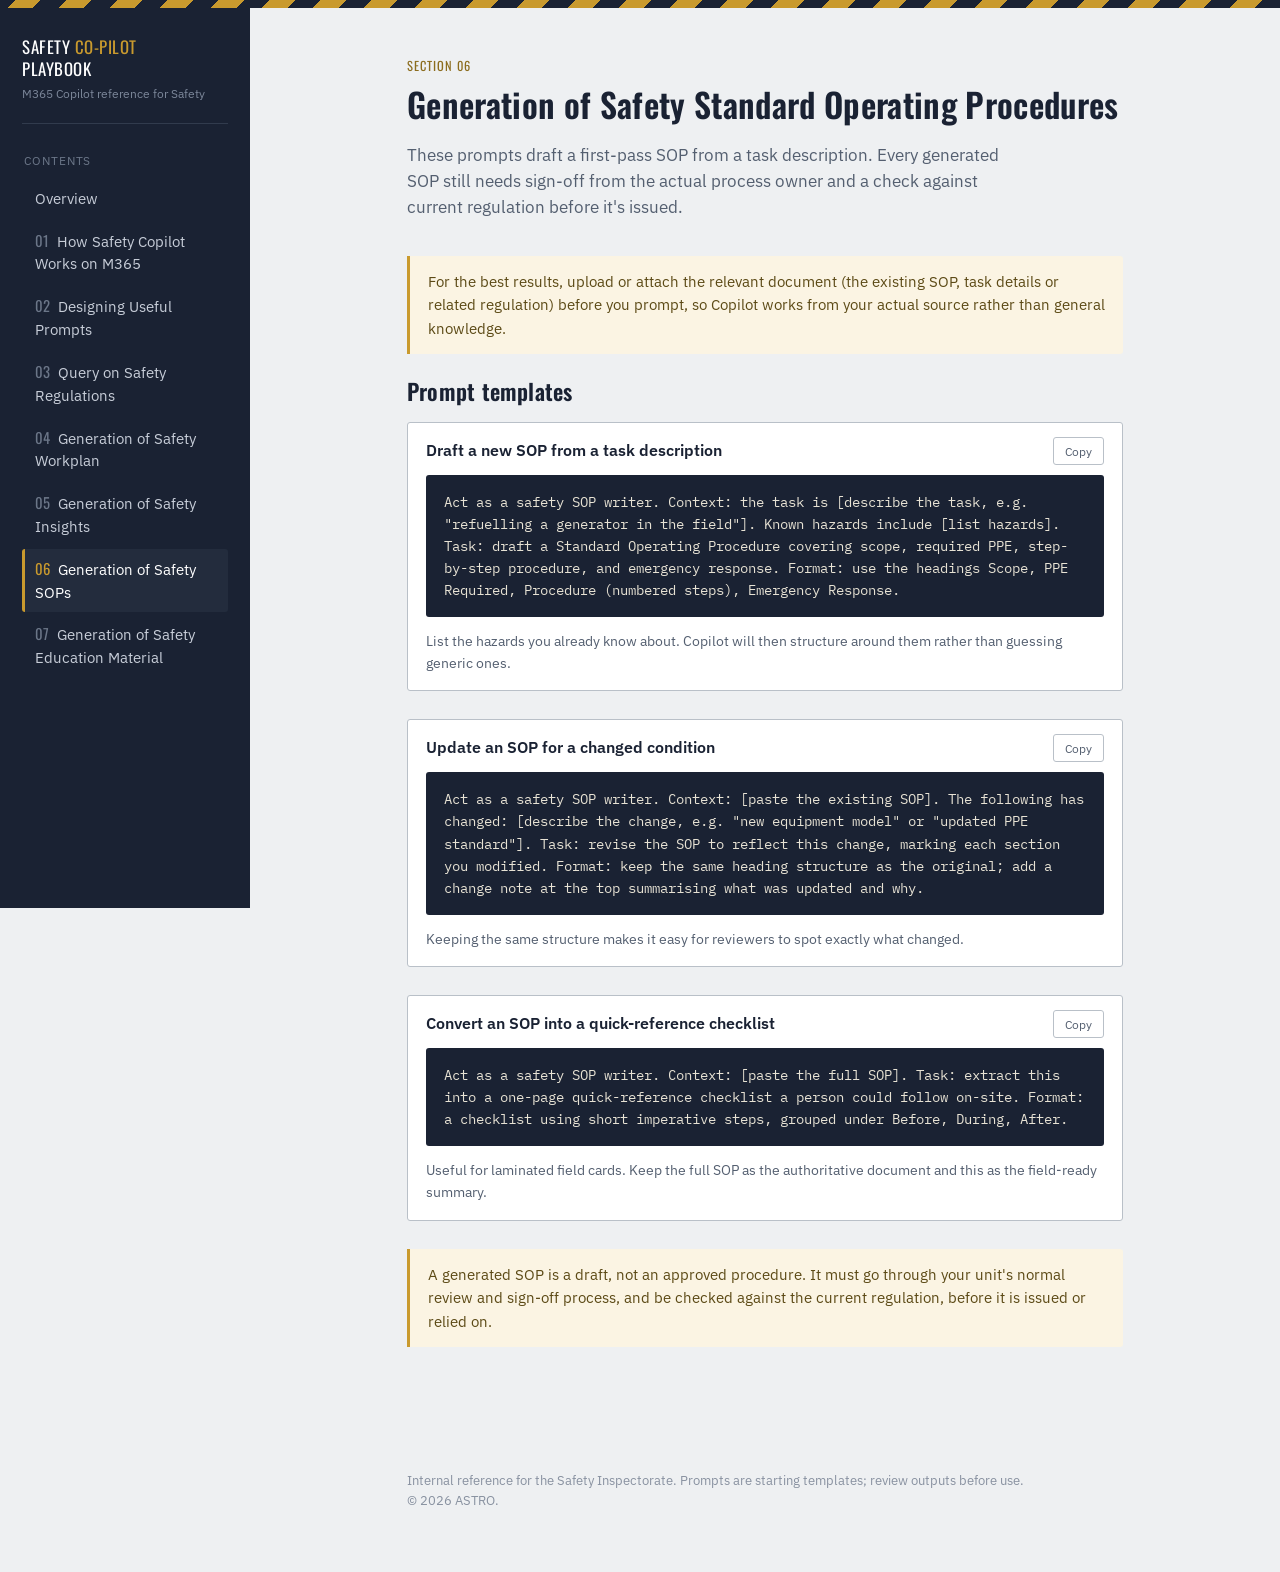
<file: 06-safety-sop/index.html>
<!DOCTYPE html>
<html lang="en">
<head>
<meta charset="UTF-8">
<meta name="viewport" content="width=device-width, initial-scale=1.0">
<title>Generation of Safety SOPs | Safety Co-Pilot Playbook</title>
<link rel="preconnect" href="https://fonts.googleapis.com"><link rel="preconnect" href="https://fonts.gstatic.com" crossorigin><link href="https://fonts.googleapis.com/css2?family=Oswald:wght@500;600&family=IBM+Plex+Sans:wght@400;500;600&family=IBM+Plex+Mono:wght@400&display=swap" rel="stylesheet">
<link rel="stylesheet" href="../assets/style.css">
</head>
<body>
<div class="hazard-stripe"></div>
<div class="shell">
<div class="mobile-bar">
    <a class="brand" href="../index.html">SAFETY <span>CO-PILOT</span> PLAYBOOK</a>
    <button class="mobile-toggle" aria-label="Toggle navigation">MENU</button>
  </div>
  <aside class="sidebar">
    <a class="brand" href="../index.html">SAFETY <span>CO-PILOT</span><br>PLAYBOOK</a>
    <div class="brand-sub">M365 Copilot reference for Safety</div>
    <div class="nav-label">Contents</div>
    <ul class="nav-list">
      <li><a href="../index.html">Overview</a></li>
      <li><a class="nav-list-item" href="../01-how-it-works/index.html"><span class="num">01</span>How Safety Copilot Works on M365</a></li>
<li><a class="nav-list-item" href="../02-prompt-design/index.html"><span class="num">02</span>Designing Useful Prompts</a></li>
<li><a class="nav-list-item" href="../03-regulations-query/index.html"><span class="num">03</span>Query on Safety Regulations</a></li>
<li><a class="nav-list-item" href="../04-safety-workplan/index.html"><span class="num">04</span>Generation of Safety Workplan</a></li>
<li><a class="nav-list-item" href="../05-safety-insights/index.html"><span class="num">05</span>Generation of Safety Insights</a></li>
<li><a class="nav-list-item active" href="../06-safety-sop/index.html"><span class="num">06</span>Generation of Safety SOPs</a></li>
<li><a class="nav-list-item" href="../07-safety-education/index.html"><span class="num">07</span>Generation of Safety Education Material</a></li>

    </ul>
  </aside>
<main>
<div class="content">
<div class="eyebrow">Section 06</div>
<h1>Generation of Safety Standard Operating Procedures</h1>
<p class="intro">These prompts draft a first-pass SOP from a task description. Every generated SOP still needs sign-off from the actual process owner and a check against current regulation before it's issued.</p>

<div class="callout">For the best results, upload or attach the relevant document (the existing SOP, task details or related regulation) before you prompt, so Copilot works from your actual source rather than general knowledge.</div>

<h2>Prompt templates</h2>
<div class="card">
<div class="card-head"><span class="use-case">Draft a new SOP from a task description</span><button class="copy-btn">Copy</button></div>
<div class="prompt-block">Act as a safety SOP writer. Context: the task is [describe the task, e.g. &quot;refuelling a generator in the field&quot;]. Known hazards include [list hazards]. Task: draft a Standard Operating Procedure covering scope, required PPE, step-by-step procedure, and emergency response. Format: use the headings Scope, PPE Required, Procedure (numbered steps), Emergency Response.</div>
<div class="tip">List the hazards you already know about. Copilot will then structure around them rather than guessing generic ones.</div>
</div>
<div class="card">
<div class="card-head"><span class="use-case">Update an SOP for a changed condition</span><button class="copy-btn">Copy</button></div>
<div class="prompt-block">Act as a safety SOP writer. Context: [paste the existing SOP]. The following has changed: [describe the change, e.g. &quot;new equipment model&quot; or &quot;updated PPE standard&quot;]. Task: revise the SOP to reflect this change, marking each section you modified. Format: keep the same heading structure as the original; add a change note at the top summarising what was updated and why.</div>
<div class="tip">Keeping the same structure makes it easy for reviewers to spot exactly what changed.</div>
</div>
<div class="card">
<div class="card-head"><span class="use-case">Convert an SOP into a quick-reference checklist</span><button class="copy-btn">Copy</button></div>
<div class="prompt-block">Act as a safety SOP writer. Context: [paste the full SOP]. Task: extract this into a one-page quick-reference checklist a person could follow on-site. Format: a checklist using short imperative steps, grouped under Before, During, After.</div>
<div class="tip">Useful for laminated field cards. Keep the full SOP as the authoritative document and this as the field-ready summary.</div>
</div>

<div class="callout">A generated SOP is a draft, not an approved procedure. It must go through your unit's normal review and sign-off process, and be checked against the current regulation, before it is issued or relied on.</div>

</div>
<footer class="foot">Internal reference for the Safety Inspectorate. Prompts are starting templates; review outputs before use.<br>&copy; 2026 ASTRO.</footer>
</main>
</div>
<script src="../assets/script.js"></script>
</body>
</html>
</file>
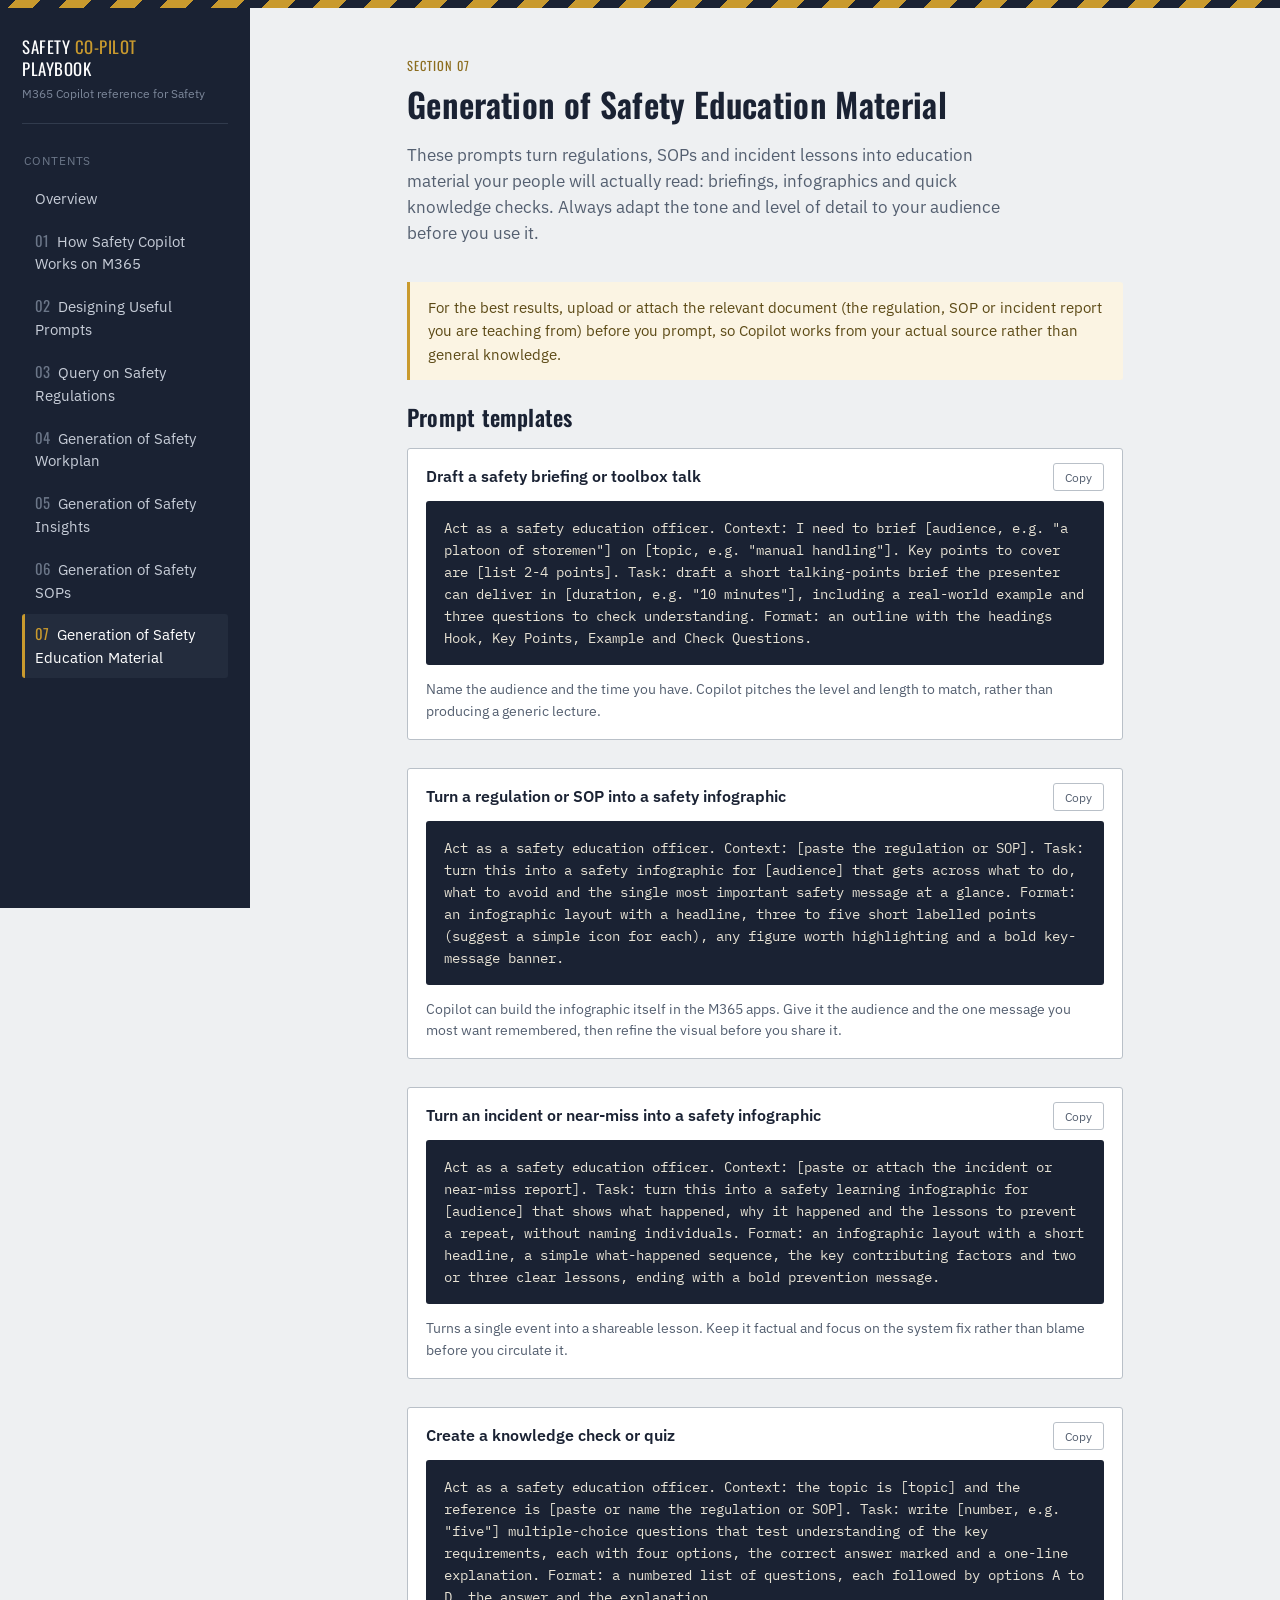
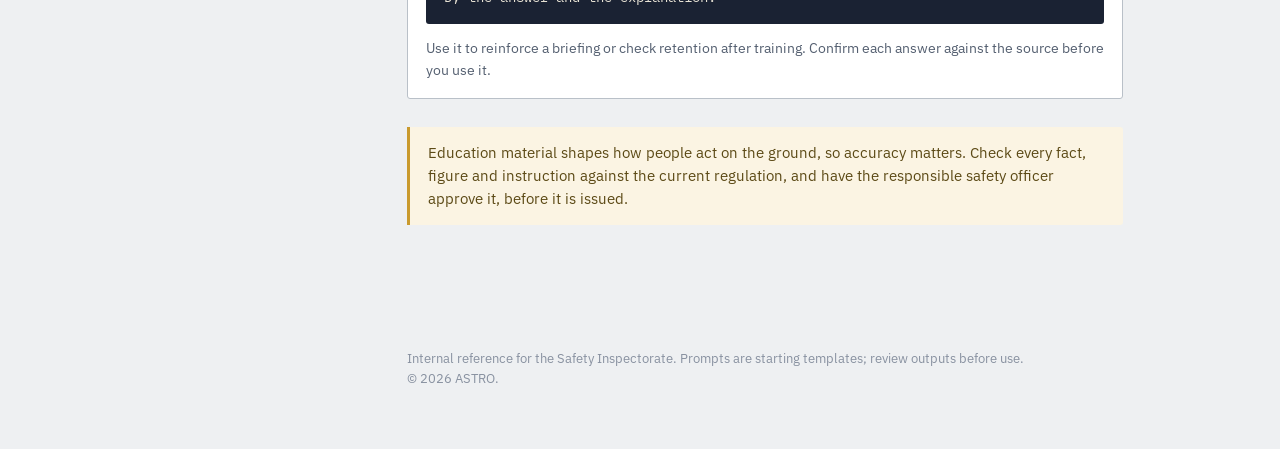
<file: 07-safety-education/index.html>
<!DOCTYPE html>
<html lang="en">
<head>
<meta charset="UTF-8">
<meta name="viewport" content="width=device-width, initial-scale=1.0">
<title>Generation of Safety Education Material | Safety Co-Pilot Playbook</title>
<link rel="preconnect" href="https://fonts.googleapis.com"><link rel="preconnect" href="https://fonts.gstatic.com" crossorigin><link href="https://fonts.googleapis.com/css2?family=Oswald:wght@500;600&family=IBM+Plex+Sans:wght@400;500;600&family=IBM+Plex+Mono:wght@400&display=swap" rel="stylesheet">
<link rel="stylesheet" href="../assets/style.css">
</head>
<body>
<div class="hazard-stripe"></div>
<div class="shell">
<div class="mobile-bar">
    <a class="brand" href="../index.html">SAFETY <span>CO-PILOT</span> PLAYBOOK</a>
    <button class="mobile-toggle" aria-label="Toggle navigation">MENU</button>
  </div>
  <aside class="sidebar">
    <a class="brand" href="../index.html">SAFETY <span>CO-PILOT</span><br>PLAYBOOK</a>
    <div class="brand-sub">M365 Copilot reference for Safety</div>
    <div class="nav-label">Contents</div>
    <ul class="nav-list">
      <li><a href="../index.html">Overview</a></li>
      <li><a class="nav-list-item" href="../01-how-it-works/index.html"><span class="num">01</span>How Safety Copilot Works on M365</a></li>
<li><a class="nav-list-item" href="../02-prompt-design/index.html"><span class="num">02</span>Designing Useful Prompts</a></li>
<li><a class="nav-list-item" href="../03-regulations-query/index.html"><span class="num">03</span>Query on Safety Regulations</a></li>
<li><a class="nav-list-item" href="../04-safety-workplan/index.html"><span class="num">04</span>Generation of Safety Workplan</a></li>
<li><a class="nav-list-item" href="../05-safety-insights/index.html"><span class="num">05</span>Generation of Safety Insights</a></li>
<li><a class="nav-list-item" href="../06-safety-sop/index.html"><span class="num">06</span>Generation of Safety SOPs</a></li>
<li><a class="nav-list-item active" href="../07-safety-education/index.html"><span class="num">07</span>Generation of Safety Education Material</a></li>

    </ul>
  </aside>
<main>
<div class="content">
<div class="eyebrow">Section 07</div>
<h1>Generation of Safety Education Material</h1>
<p class="intro">These prompts turn regulations, SOPs and incident lessons into education material your people will actually read: briefings, infographics and quick knowledge checks. Always adapt the tone and level of detail to your audience before you use it.</p>

<div class="callout">For the best results, upload or attach the relevant document (the regulation, SOP or incident report you are teaching from) before you prompt, so Copilot works from your actual source rather than general knowledge.</div>

<h2>Prompt templates</h2>
<div class="card">
<div class="card-head"><span class="use-case">Draft a safety briefing or toolbox talk</span><button class="copy-btn">Copy</button></div>
<div class="prompt-block">Act as a safety education officer. Context: I need to brief [audience, e.g. &quot;a platoon of storemen&quot;] on [topic, e.g. &quot;manual handling&quot;]. Key points to cover are [list 2-4 points]. Task: draft a short talking-points brief the presenter can deliver in [duration, e.g. &quot;10 minutes&quot;], including a real-world example and three questions to check understanding. Format: an outline with the headings Hook, Key Points, Example and Check Questions.</div>
<div class="tip">Name the audience and the time you have. Copilot pitches the level and length to match, rather than producing a generic lecture.</div>
</div>
<div class="card">
<div class="card-head"><span class="use-case">Turn a regulation or SOP into a safety infographic</span><button class="copy-btn">Copy</button></div>
<div class="prompt-block">Act as a safety education officer. Context: [paste the regulation or SOP]. Task: turn this into a safety infographic for [audience] that gets across what to do, what to avoid and the single most important safety message at a glance. Format: an infographic layout with a headline, three to five short labelled points (suggest a simple icon for each), any figure worth highlighting and a bold key-message banner.</div>
<div class="tip">Copilot can build the infographic itself in the M365 apps. Give it the audience and the one message you most want remembered, then refine the visual before you share it.</div>
</div>
<div class="card">
<div class="card-head"><span class="use-case">Turn an incident or near-miss into a safety infographic</span><button class="copy-btn">Copy</button></div>
<div class="prompt-block">Act as a safety education officer. Context: [paste or attach the incident or near-miss report]. Task: turn this into a safety learning infographic for [audience] that shows what happened, why it happened and the lessons to prevent a repeat, without naming individuals. Format: an infographic layout with a short headline, a simple what-happened sequence, the key contributing factors and two or three clear lessons, ending with a bold prevention message.</div>
<div class="tip">Turns a single event into a shareable lesson. Keep it factual and focus on the system fix rather than blame before you circulate it.</div>
</div>
<div class="card">
<div class="card-head"><span class="use-case">Create a knowledge check or quiz</span><button class="copy-btn">Copy</button></div>
<div class="prompt-block">Act as a safety education officer. Context: the topic is [topic] and the reference is [paste or name the regulation or SOP]. Task: write [number, e.g. &quot;five&quot;] multiple-choice questions that test understanding of the key requirements, each with four options, the correct answer marked and a one-line explanation. Format: a numbered list of questions, each followed by options A to D, the answer and the explanation.</div>
<div class="tip">Use it to reinforce a briefing or check retention after training. Confirm each answer against the source before you use it.</div>
</div>

<div class="callout">Education material shapes how people act on the ground, so accuracy matters. Check every fact, figure and instruction against the current regulation, and have the responsible safety officer approve it, before it is issued.</div>

</div>
<footer class="foot">Internal reference for the Safety Inspectorate. Prompts are starting templates; review outputs before use.<br>&copy; 2026 ASTRO.</footer>
</main>
</div>
<script src="../assets/script.js"></script>
</body>
</html>
</file>
<file: assets/style.css>
/* Safety Co-Pilot Playbook — shared styles */

:root {
  --bg: #EEF0F2;
  --paper: #FFFFFF;
  --ink: #1A2233;
  --ink-soft: #545F70;
  --ink-faint: #8891A0;
  --accent: #C99A2E;
  --accent-deep: #8C6D1F;
  --line: #D7DBDF;
  --line-strong: #B9C0C8;
  --code-bg: #1A2233;
  --code-ink: #E7E2D4;
  --stripe-a: #1A2233;
  --stripe-b: #C99A2E;
  --radius: 3px;
  --max-width: 780px;
}

* { box-sizing: border-box; }

html { scroll-behavior: smooth; }

body {
  margin: 0;
  background: var(--bg);
  color: var(--ink);
  font-family: "IBM Plex Sans", -apple-system, BlinkMacSystemFont, "Segoe UI", sans-serif;
  font-size: 16px;
  line-height: 1.55;
  -webkit-font-smoothing: antialiased;
}

h1, h2, h3 {
  font-family: "Oswald", "Arial Narrow", sans-serif;
  font-weight: 600;
  color: var(--ink);
  letter-spacing: 0.01em;
  line-height: 1.15;
}

a { color: var(--accent-deep); }
a:hover { color: var(--ink); }

/* ---------- Hazard stripe masthead — the one signature motif ---------- */
.hazard-stripe {
  height: 8px;
  width: 100%;
  background: repeating-linear-gradient(
    -45deg,
    var(--stripe-a) 0 18px,
    var(--stripe-b) 18px 36px
  );
}

/* ---------- Shell layout ---------- */
.shell {
  display: grid;
  grid-template-columns: 250px 1fr;
  min-height: 100vh;
}

.sidebar {
  background: var(--ink);
  color: #C7CDD8;
  padding: 28px 22px 28px;
  position: sticky;
  top: 0;
  height: 100vh;
  overflow-y: auto;
}

.brand {
  display: block;
  color: #fff;
  text-decoration: none;
  font-family: "Oswald", sans-serif;
  font-size: 1.05rem;
  letter-spacing: 0.03em;
  line-height: 1.3;
  margin-bottom: 4px;
}
.brand span { color: var(--accent); }

.brand-sub {
  color: #7C879A;
  font-size: 0.78rem;
  margin-bottom: 28px;
  padding-bottom: 20px;
  border-bottom: 1px solid #313B4D;
}

.nav-label {
  font-size: 0.72rem;
  color: #6B7688;
  letter-spacing: 0.08em;
  text-transform: uppercase;
  margin: 0 0 10px 2px;
}

.nav-list { list-style: none; margin: 0 0 4px; padding: 0; }

.nav-list a {
  display: block;
  color: #C7CDD8;
  text-decoration: none;
  padding: 8px 10px;
  border-radius: var(--radius);
  font-size: 0.92rem;
  margin-bottom: 2px;
  border-left: 3px solid transparent;
}
.nav-list a .num {
  color: #6B7688;
  font-family: "Oswald", sans-serif;
  margin-right: 8px;
}
.nav-list a:hover {
  background: #232C3D;
  color: #fff;
}
.nav-list a.active {
  background: #232C3D;
  color: #fff;
  border-left-color: var(--accent);
}
.nav-list a.active .num { color: var(--accent); }

/* ---------- Main content ---------- */
main {
  padding: 0;
}

.content {
  max-width: var(--max-width);
  margin: 0 auto;
  padding: 48px 32px 100px;
}

.eyebrow {
  font-size: 0.78rem;
  letter-spacing: 0.08em;
  text-transform: uppercase;
  color: var(--accent-deep);
  margin: 0 0 10px;
  font-family: "Oswald", sans-serif;
}

.content h1 {
  font-size: 2.1rem;
  margin: 0 0 18px;
}

.content > .intro {
  color: var(--ink-soft);
  font-size: 1.05rem;
  max-width: 62ch;
  margin: 0 0 36px;
}

.content h2 {
  font-size: 1.4rem;
  margin: 44px 0 6px;
  padding-top: 20px;
  border-top: 1px solid var(--line);
}
.content h2:first-of-type { border-top: none; padding-top: 0; margin-top: 0;}

hr.rule {
  border: none;
  border-top: 1px solid var(--line);
  margin: 40px 0;
}

/* ---------- Prompt card ---------- */
.card {
  background: var(--paper);
  border: 1px solid var(--line-strong);
  border-radius: var(--radius);
  margin: 18px 0 28px;
  overflow: hidden;
}

.card-head {
  display: flex;
  align-items: baseline;
  justify-content: space-between;
  gap: 12px;
  padding: 14px 18px 10px;
}

.card-head .use-case {
  font-weight: 600;
  font-size: 0.98rem;
  color: var(--ink);
}

.copy-btn {
  flex-shrink: 0;
  background: transparent;
  border: 1px solid var(--line-strong);
  color: var(--ink-soft);
  font-family: "IBM Plex Sans", sans-serif;
  font-size: 0.78rem;
  padding: 5px 11px;
  border-radius: var(--radius);
  cursor: pointer;
}
.copy-btn:hover { border-color: var(--accent-deep); color: var(--accent-deep); }
.copy-btn.copied { border-color: #4B7A54; color: #4B7A54; }

.prompt-block {
  background: var(--code-bg);
  color: var(--code-ink);
  font-family: "IBM Plex Mono", ui-monospace, Menlo, Consolas, monospace;
  font-size: 0.86rem;
  line-height: 1.6;
  padding: 16px 18px;
  margin: 0 18px 14px;
  border-radius: var(--radius);
  white-space: pre-wrap;
  overflow-x: auto;
}

.tip {
  padding: 0 18px 16px;
  color: var(--ink-soft);
  font-size: 0.88rem;
}
.tip strong { color: var(--ink); }

/* ---------- Screenshot figures (desktop + mobile) ---------- */
.shot-label {
  font-family: "Oswald", sans-serif;
  font-size: 0.82rem;
  letter-spacing: 0.06em;
  text-transform: uppercase;
  color: var(--accent-deep);
  margin: 26px 0 2px;
}
.screenshots {
  display: grid;
  grid-template-columns: 1fr 1fr;
  gap: 16px;
  align-items: start;
  margin: 6px 0 20px;
}

.shot {
  margin: 0;
}
.shot img {
  display: block;
  width: 100%;
  height: auto;
  border: 1px solid var(--line-strong);
  border-radius: var(--radius);
  background: var(--paper);
}
.shot figcaption {
  margin-top: 8px;
  font-size: 0.85rem;
  line-height: 1.4;
  color: var(--ink-soft);
}

@media (max-width: 620px) {
  .screenshots { grid-template-columns: 1fr; }
}

/* ---------- Callout ---------- */
.callout {
  background: #FBF4E3;
  border-left: 3px solid var(--accent);
  padding: 14px 18px;
  margin: 24px 0;
  font-size: 0.94rem;
  color: #5C4A16;
  border-radius: 0 var(--radius) var(--radius) 0;
}

/* ---------- Grid of section cards on index ---------- */
.section-grid {
  display: grid;
  grid-template-columns: 1fr 1fr;
  gap: 14px;
  margin-top: 20px;
}

.section-tile {
  display: block;
  text-decoration: none;
  background: var(--paper);
  border: 1px solid var(--line-strong);
  border-radius: var(--radius);
  padding: 18px 18px 16px;
  transition: border-color 0.15s ease;
}
.section-tile:hover { border-color: var(--accent-deep); }
.section-tile .num {
  font-family: "Oswald", sans-serif;
  color: var(--accent-deep);
  font-size: 0.82rem;
  letter-spacing: 0.06em;
}
.section-tile h3 {
  margin: 6px 0 6px;
  font-size: 1.08rem;
  color: var(--ink);
}
.section-tile p {
  margin: 0;
  color: var(--ink-soft);
  font-size: 0.88rem;
}

/* ---------- Mobile top nav ---------- */
.mobile-bar {
  display: none;
  background: var(--ink);
  color: #fff;
  padding: 14px 18px;
  align-items: center;
  justify-content: space-between;
}
.mobile-bar .brand { margin: 0; }
.mobile-toggle {
  background: none;
  border: 1px solid #3A455A;
  color: #fff;
  padding: 6px 10px;
  border-radius: var(--radius);
  font-size: 0.85rem;
}

@media (max-width: 860px) {
  .shell { grid-template-columns: 1fr; }
  .sidebar { display: none; }
  .sidebar.open { display: block; position: static; height: auto; }
  .mobile-bar { display: flex; }
  .content { padding: 32px 20px 80px; }
  .section-grid { grid-template-columns: 1fr; }
  .content h1 { font-size: 1.7rem; }
}

footer.foot {
  max-width: var(--max-width);
  margin: 0 auto;
  padding: 0 32px 60px;
  color: var(--ink-faint);
  font-size: 0.82rem;
}
</file>
